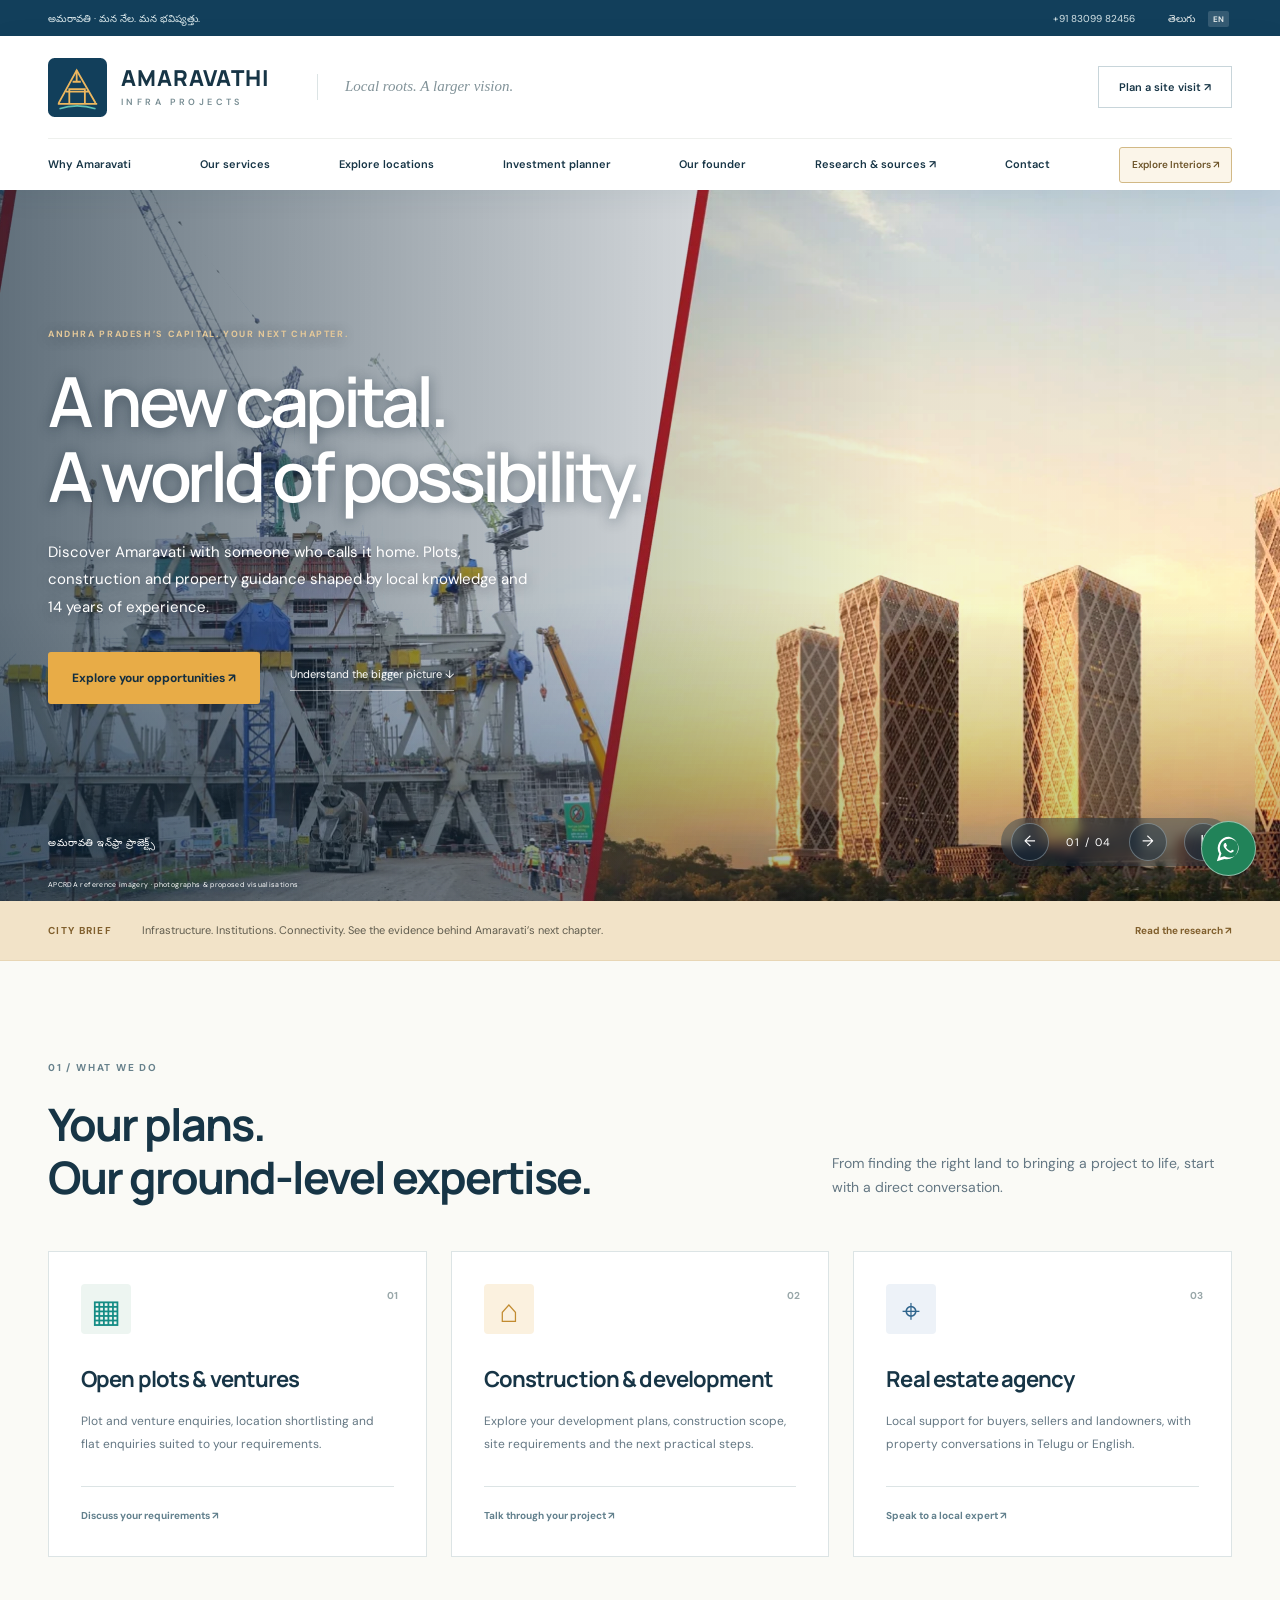
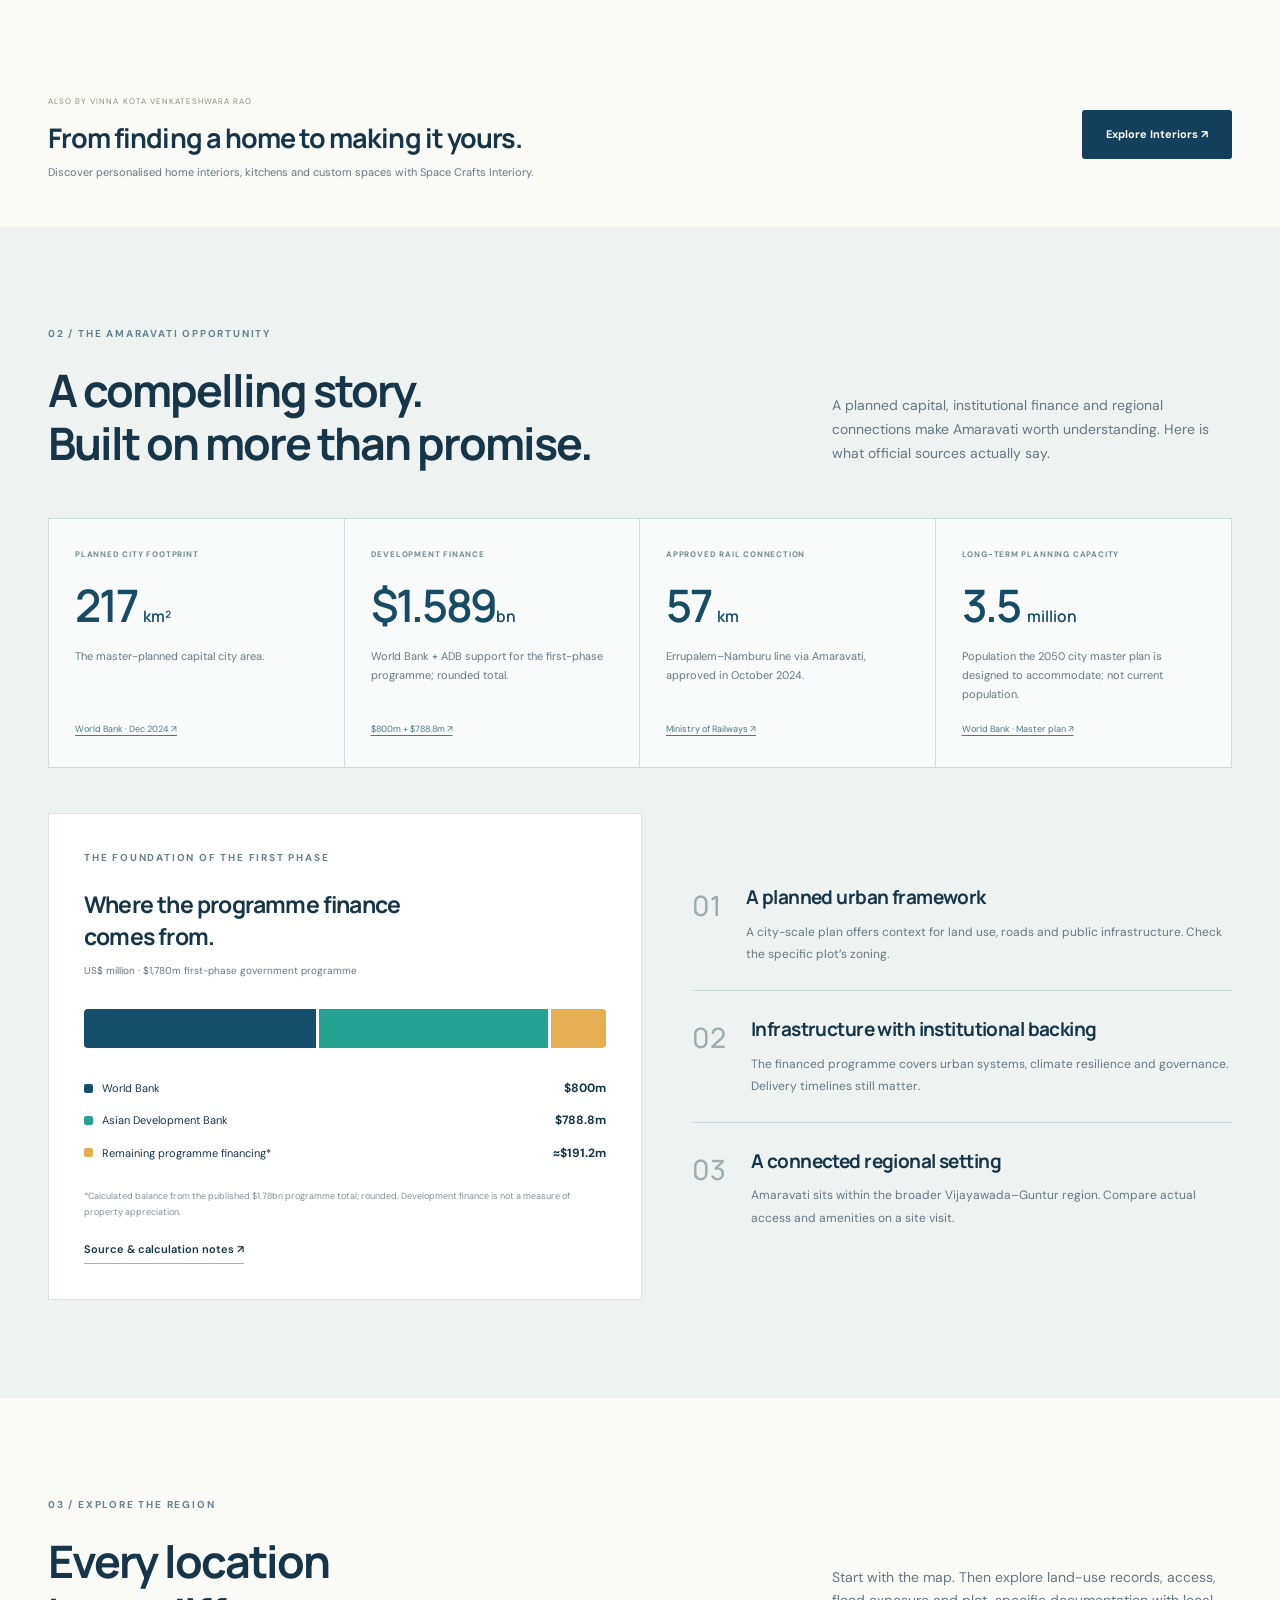
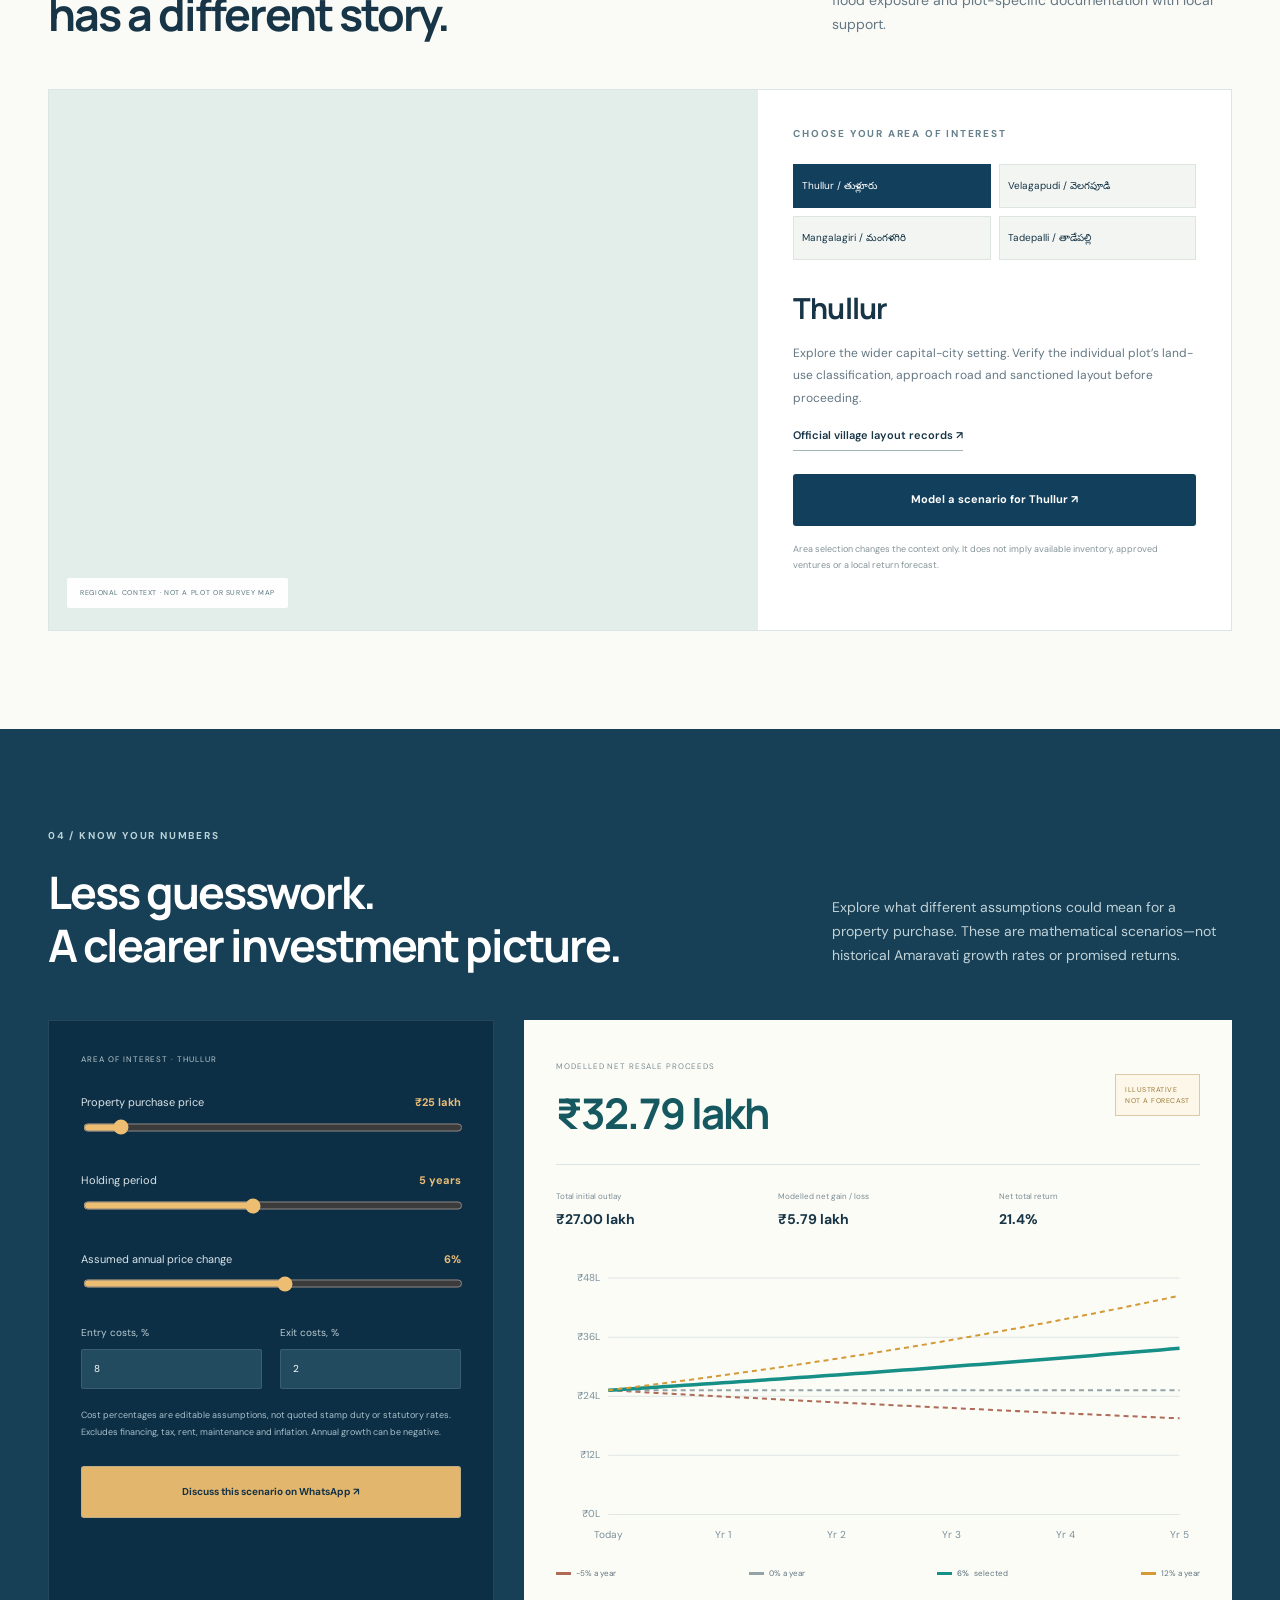
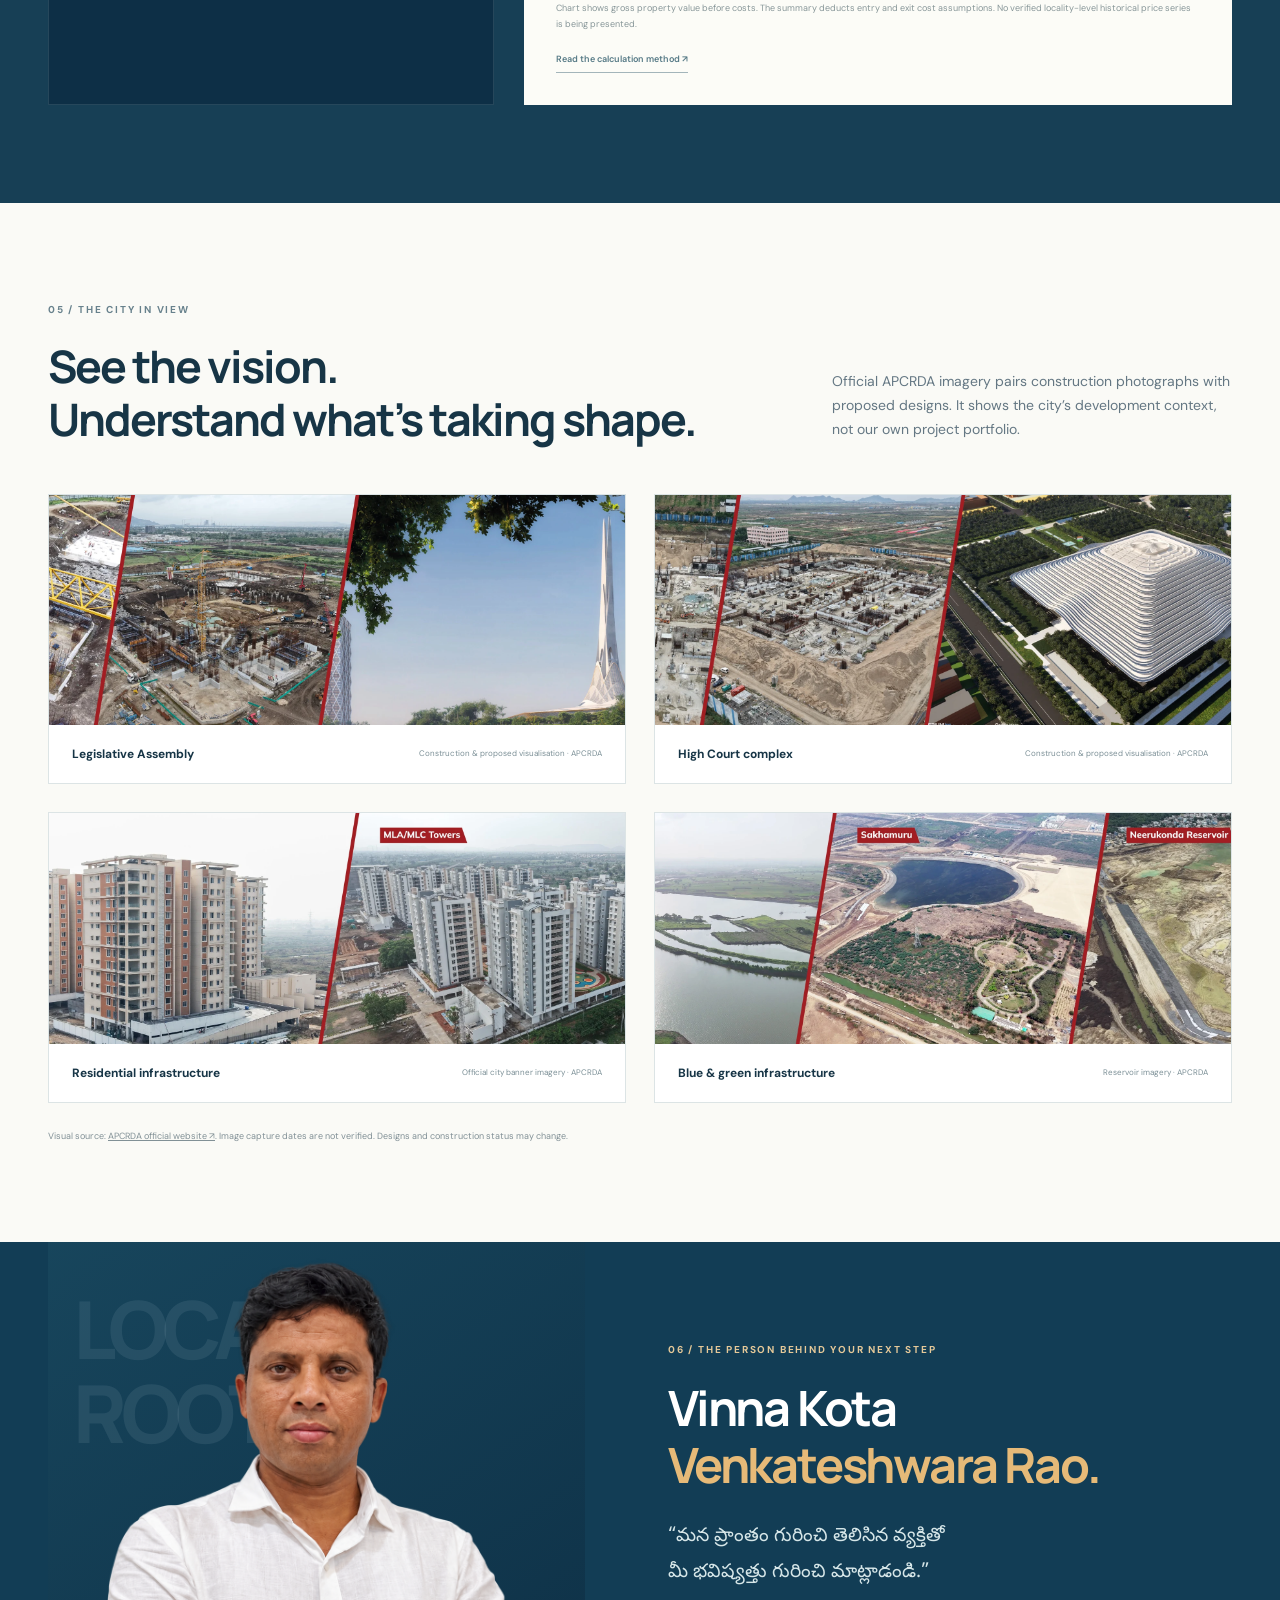
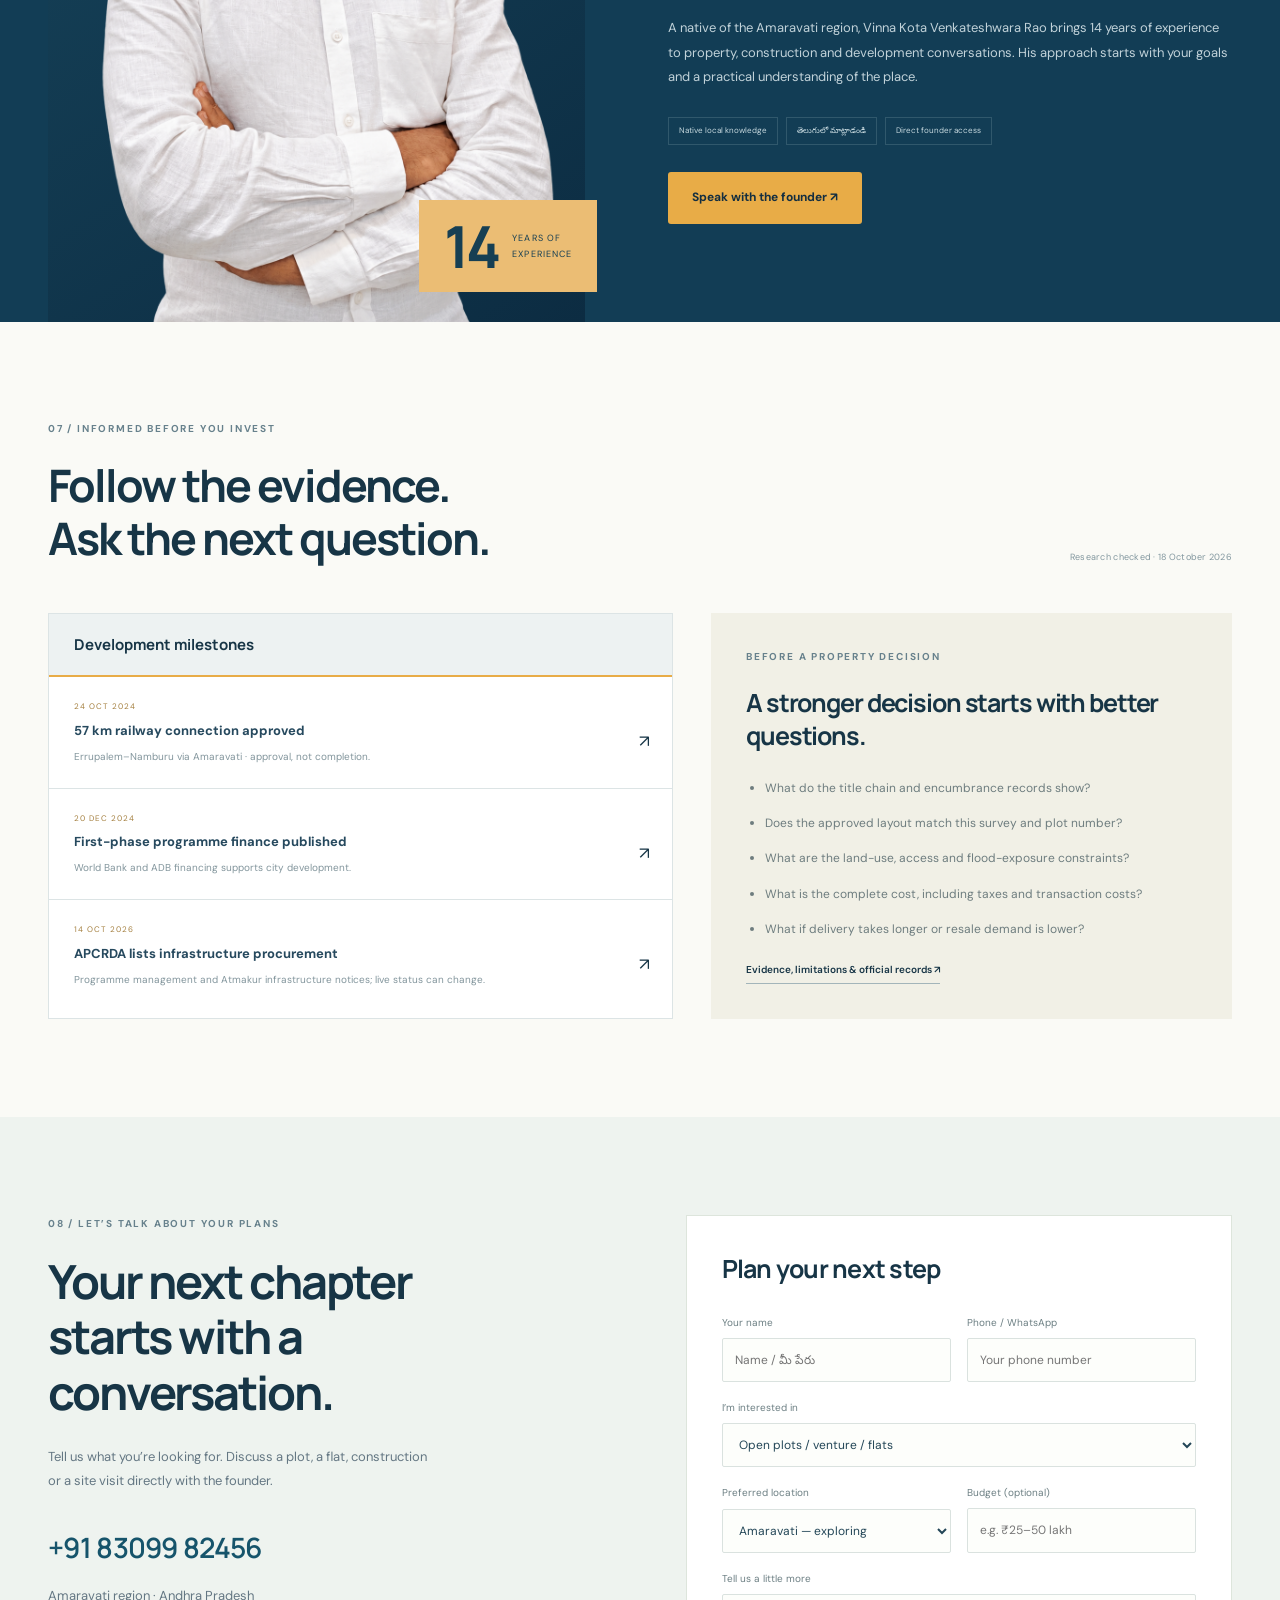
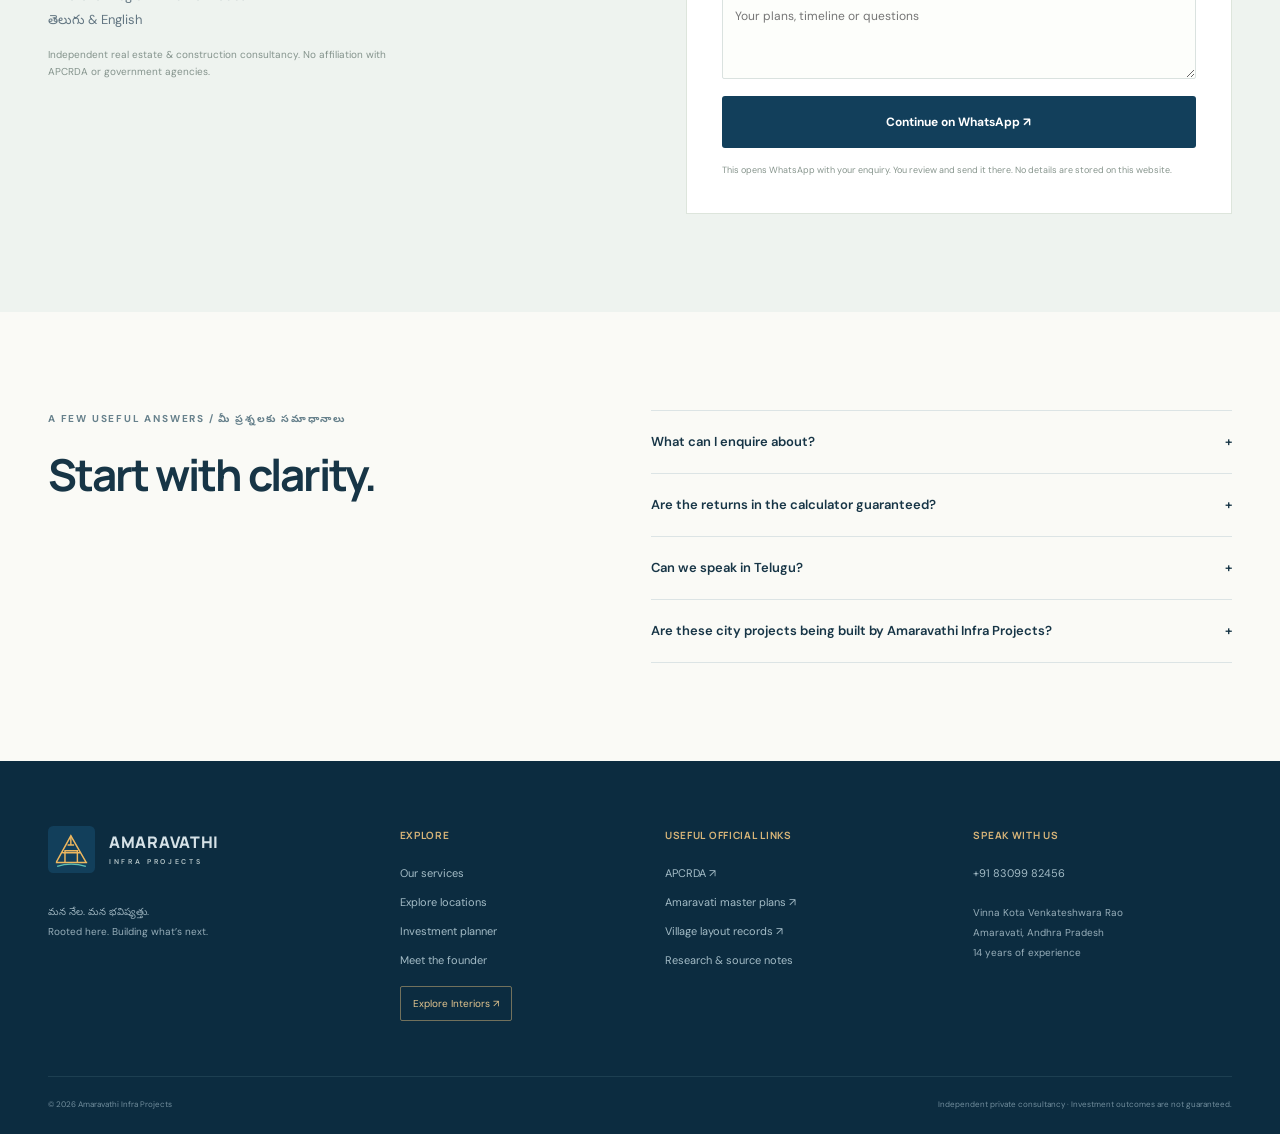
<file: index.html>
<!doctype html><html lang="en"><head><meta charset="utf-8"><meta name="viewport" content="width=device-width,initial-scale=1"><title>Amaravathi Infra Projects | Plots, Real Estate & Construction in Amaravati</title><meta name="description" content="Explore plots, flat enquiries, construction and real estate services in Amaravati, Andhra Pradesh. Founder Vinna Kota Venkateshwara Rao brings 14 years of experience and native local knowledge. Research-backed city insights, location maps and a transparent investment calculator."><meta name="keywords" content="Amaravati plots, Amaravathi real estate, Amaravati construction, Andhra Pradesh property, Thullur plots, Mangalagiri property, Amaravathi Infra Projects, అమరావతి ప్లాట్లు"><meta name="theme-color" content="#123f5b"><meta property="og:type" content="website"><meta property="og:title" content="Amaravathi Infra Projects — Rooted here. Building what’s next."><meta property="og:description" content="Plots, construction and local real estate guidance in Amaravati. Meet Vinna Kota Venkateshwara Rao."><meta name="twitter:card" content="summary_large_image"><link rel="icon" href="assets/logo.svg" type="image/svg+xml"><link rel="preconnect" href="https://fonts.googleapis.com"><link rel="preconnect" href="https://fonts.gstatic.com" crossorigin><link href="https://fonts.googleapis.com/css2?family=DM+Sans:wght@400;500;600;700&family=Manrope:wght@400;500;600;700;800&family=Noto+Sans+Telugu:wght@400;500;600;700&display=swap" rel="stylesheet"><link rel="preload" as="image" href="assets/capital-02.webp"><link rel="stylesheet" href="styles.css"><script src="script.js" defer></script><script type="application/ld+json">{"@context": "https://schema.org", "@graph": [{"@type": "RealEstateAgent", "@id": "https://www.amaravathiinfrraprojects.com/#business", "name": "Amaravathi Infra Projects", "description": "Independent real estate, plots, construction and development services in Amaravati, Andhra Pradesh.", "telephone": "+918309982456", "areaServed": {"@type": "Place", "name": "Amaravati, Andhra Pradesh, India"}, "founder": {"@type": "Person", "name": "Vinna Kota Venkateshwara Rao"}, "knowsLanguage": ["English", "Telugu"], "hasOfferCatalog": {"@type": "OfferCatalog", "name": "Our services", "itemListElement": [{"@type": "OfferCatalog", "name": "Open plots and flat enquiries"}, {"@type": "OfferCatalog", "name": "Construction and development"}, {"@type": "OfferCatalog", "name": "Real estate agency services"}]}, "url": "https://www.amaravathiinfrraprojects.com/", "logo": "https://www.amaravathiinfrraprojects.com/assets/logo.svg"}, {"@type": "FAQPage", "mainEntity": [{"@type": "Question", "name": "What services does Amaravathi Infra Projects provide?", "acceptedAnswer": {"@type": "Answer", "text": "We assist with open plots and venture enquiries, flat enquiries, construction and development, and real estate agency services in Amaravati and Andhra Pradesh."}}, {"@type": "Question", "name": "Are the investment returns shown on this website guaranteed?", "acceptedAnswer": {"@type": "Answer", "text": "No. The calculator shows mathematical scenarios based on assumptions you choose. It is not a record of local price growth, an appraisal or a guarantee."}}, {"@type": "Question", "name": "Can I discuss my requirements in Telugu?", "acceptedAnswer": {"@type": "Answer", "text": "Yes. You can speak with the founder in Telugu or English and arrange a local site visit."}}]}]}</script><link rel="canonical" href="https://www.amaravathiinfrraprojects.com/"><meta property="og:url" content="https://www.amaravathiinfrraprojects.com/"><meta property="og:image" content="https://www.amaravathiinfrraprojects.com/assets/capital-02.webp"></head><body>
<a class="skip" href="#main">Skip to content</a><div class="splash" aria-hidden="true"><img src="assets/logo.svg" alt=""><strong>AMARAVATHI</strong><span>ROOTED HERE. BUILDING WHAT’S NEXT.</span><i></i></div>
<div class="utility"><div class="wrap"><span>అమరావతి · మన నేల. మన భవిష్యత్తు.</span><div><a href="tel:+918309982456">+91 83099 82456</a><button data-language aria-label="Switch website to Telugu">తెలుగు <b>EN</b></button></div></div></div>
<header><div class="wrap identity"><a class="brand" href="index.html" aria-label="Amaravathi Infra Projects home"><img src="assets/logo.svg" width="59" height="59" alt=""><span><strong>AMARAVATHI</strong><small>INFRA PROJECTS</small></span></a><p data-en="Local roots. A larger vision." data-te="స్థానిక అనుబంధం. విశాలమైన దృష్టి.">Local roots. A larger vision.</p><a class="header-cta" href="#contact" data-en="Plan a site visit ↗" data-te="సైట్ సందర్శన కోసం ↗">Plan a site visit ↗</a><button class="menu" aria-label="Open navigation" aria-expanded="false" aria-controls="nav">☰</button></div><nav class="wrap" id="nav" aria-label="Main navigation"><a href="#opportunity" data-en="Why Amaravati" data-te="ఎందుకు అమరావతి">Why Amaravati</a><a href="#services" data-en="Our services" data-te="మా సేవలు">Our services</a><a href="#locations" data-en="Explore locations" data-te="ప్రాంతాలను చూడండి">Explore locations</a><a href="#calculator" data-en="Investment planner" data-te="పెట్టుబడి ప్రణాళిక">Investment planner</a><a href="#founder" data-en="Our founder" data-te="మా వ్యవస్థాపకుడు">Our founder</a><a href="research.html" data-en="Research & sources ↗" data-te="పరిశోధన & మూలాలు ↗">Research & sources ↗</a><a href="#contact" data-en="Contact" data-te="సంప్రదించండి">Contact</a><a class="interiors-nav" href="https://www.spacecraftsinteriory.com/" target="_blank" rel="noopener noreferrer" data-en="Explore Interiors ↗" data-te="ఇంటీరియర్ సేవలు ↗">Explore Interiors ↗</a></nav></header>
<main id="main"><section class="hero" aria-label="Amaravati city and founder carousel" tabindex="0"><div class="hero-slide active"><img src="assets/capital-02.webp" alt="APCRDA banner showing government tower construction and an architectural visualisation" fetchpriority="high"><div class="hero-copy wrap"><span class="eyebrow light" data-en="ANDHRA PRADESH’S CAPITAL. YOUR NEXT CHAPTER." data-te="ఆంధ్రప్రదేశ్ రాజధాని. మీ కొత్త అధ్యాయం.">ANDHRA PRADESH’S CAPITAL. YOUR NEXT CHAPTER.</span><h1 data-en="A new capital.<br>A world of possibility." data-te="కొత్త రాజధాని.<br>కొత్త అవకాశాలు.">A new capital.<br>A world of possibility.</h1><p data-en="Discover Amaravati with someone who calls it home. Plots, construction and property guidance shaped by local knowledge and 14 years of experience." data-te="అమరావతిని సొంత ఊరిగా భావించే వ్యక్తి మార్గదర్శకత్వంలో మీ ప్రయాణం. స్థానిక పరిజ్ఞానం, 14 ఏళ్ల అనుభవంతో ప్లాట్లు, నిర్మాణం మరియు ఆస్తి సేవలు.">Discover Amaravati with someone who calls it home. Plots, construction and property guidance shaped by local knowledge and 14 years of experience.</p><div class="actions"><a class="btn gold" href="#contact" data-en="Explore your opportunities ↗" data-te="మీ అవకాశాలను తెలుసుకోండి ↗">Explore your opportunities ↗</a><a class="hero-link" href="#opportunity" data-en="Understand the bigger picture ↓" data-te="అభివృద్ధి ప్రణాళికలను చూడండి ↓">Understand the bigger picture ↓</a></div></div></div>
<div class="hero-slide"><img src="assets/capital-07.webp" alt="APCRDA Seed Access Road photographs from the official city banner collection" loading="lazy"><div class="hero-copy wrap"><span class="eyebrow light" data-en="CONNECTIONS THAT SHAPE A CITY" data-te="నగర భవిష్యత్తును కలిపే మార్గాలు">CONNECTIONS THAT SHAPE A CITY</span><h2 data-en="Follow the infrastructure.<br>Understand the opportunity." data-te="మౌలిక వసతులను గమనించండి.<br>అవకాశాలను అర్థం చేసుకోండి.">Follow the infrastructure.<br>Understand the opportunity.</h2><p data-en="Roads, utilities and planned rail links are part of the capital’s development story. We help you ask the right questions before choosing a property." data-te="రోడ్లు, మౌలిక వసతులు, ప్రతిపాదిత రైలు మార్గాలు రాజధాని అభివృద్ధిలో భాగాలు. ఆస్తిని ఎంచుకునే ముందు సరైన ప్రశ్నలు అడగడంలో సహకరిస్తాము.">Roads, utilities and planned rail links are part of the capital’s development story. We help you ask the right questions before choosing a property.</p><a class="btn gold" href="#locations" data-en="Explore the region ↗" data-te="ప్రాంతాన్ని చూడండి ↗">Explore the region ↗</a></div></div>
<div class="hero-slide"><img src="assets/capital-09.webp" alt="APCRDA official banner showing educational institutions in the Amaravati region" loading="lazy"><div class="hero-copy wrap"><span class="eyebrow light" data-en="A PLACE TO LIVE. A PLACE TO GROW." data-te="నివసించడానికి. ఎదగడానికి.">A PLACE TO LIVE. A PLACE TO GROW.</span><h2 data-en="Beyond a plot.<br>A place in the future." data-te="కేవలం స్థలం కాదు.<br>భవిష్యత్తులో మీ స్థానం.">Beyond a plot.<br>A place in the future.</h2><p data-en="Look at the whole neighbourhood: education, road access, essential services and the life you want to build." data-te="విద్య, రవాణా, అవసరమైన సేవలు, మీరు నిర్మించాలనుకునే జీవితాన్ని దృష్టిలో ఉంచుకుని నిర్ణయం తీసుకోండి.">Look at the whole neighbourhood: education, road access, essential services and the life you want to build.</p><a class="btn gold" href="#services" data-en="How we can help ↗" data-te="మా సహాయం పొందండి ↗">How we can help ↗</a></div></div>
<div class="hero-slide founder-slide"><img src="assets/capital-03.webp" alt="APCRDA assembly construction imagery and proposed architectural visualisation" loading="lazy"><div class="founder-hero wrap"><div class="founder-hero-info"><span class="eyebrow light" data-en="YOUR LOCAL GUIDE. YOUR LONG-TERM PARTNER." data-te="మీ స్థానిక మార్గదర్శి. మీ దీర్ఘకాల భాగస్వామి.">YOUR LOCAL GUIDE. YOUR LONG-TERM PARTNER.</span><h2>Vinna Kota <br><em>Venkateshwara Rao.</em></h2><p data-en="Amaravati is his native place. With 14 years of experience, he brings a personal understanding of the region to every property conversation." data-te="అమరావతి ఆయన సొంత ప్రాంతం. 14 ఏళ్ల అనుభవంతో ప్రతి ఆస్తి నిర్ణయానికి స్థానిక అవగాహనను అందిస్తున్నారు.">Amaravati is his native place. With 14 years of experience, he brings a personal understanding of the region to every property conversation.</p><a class="btn gold" href="#founder" data-en="Meet the founder ↗" data-te="వ్యవస్థాపకుడిని కలవండి ↗">Meet the founder ↗</a></div><img class="founder-cutout" src="assets/founder.png" alt="Vinna Kota Venkateshwara Rao, founder of Amaravathi Infra Projects"></div></div>
<div class="hero-bottom wrap"><span>అమరావతి ఇన్‌ఫ్రా ప్రాజెక్ట్స్</span><div class="carousel-controls"><button data-prev aria-label="Previous slide">←</button><span data-slide-count aria-live="polite">01 / 04</span><button data-next aria-label="Next slide">→</button><button data-pause aria-label="Pause slideshow" aria-pressed="false">Ⅱ</button></div></div><span class="image-credit">APCRDA reference imagery · photographs & proposed visualisations</span></section>
<div class="update-strip"><div class="wrap"><strong data-en="CITY BRIEF" data-te="నగర సమాచారం">CITY BRIEF</strong><p data-en="Infrastructure. Institutions. Connectivity. See the evidence behind Amaravati’s next chapter." data-te="మౌలిక వసతులు. సంస్థలు. అనుసంధానం. అమరావతి కొత్త అధ్యాయానికి ఆధారాలను తెలుసుకోండి.">Infrastructure. Institutions. Connectivity. See the evidence behind Amaravati’s next chapter.</p><a href="research.html" data-en="Read the research ↗" data-te="పరిశోధనను చదవండి ↗">Read the research ↗</a></div></div>
<section class="section wrap" id="services"><div class="section-head reveal"><div><span class="eyebrow" data-en="01 / WHAT WE DO" data-te="01 / మా సేవలు">01 / WHAT WE DO</span><h2 data-en="Your plans.<br>Our ground-level expertise." data-te="మీ ప్రణాళికలు.<br>మా స్థానిక నైపుణ్యం.">Your plans.<br>Our ground-level expertise.</h2></div><p data-en="From finding the right land to bringing a project to life, start with a direct conversation." data-te="అనువైన స్థలం ఎంపిక నుంచి నిర్మాణం వరకు—మాతో నేరుగా మాట్లాడండి.">From finding the right land to bringing a project to life, start with a direct conversation.</p></div><div class="service-grid"><a class="service-card reveal" href="#contact" data-service="Open plots / venture / flats"><span class="service-icon">▦</span><b>01</b><h3 data-en="Open plots & ventures" data-te="ఓపెన్ ప్లాట్లు & వెంచర్లు">Open plots & ventures</h3><p data-en="Plot and venture enquiries, location shortlisting and flat enquiries suited to your requirements." data-te="మీ అవసరాలకు తగిన ప్లాట్లు, వెంచర్లు, ప్రాంతాల ఎంపిక మరియు ఫ్లాట్ విచారణలు.">Plot and venture enquiries, location shortlisting and flat enquiries suited to your requirements.</p><span class="card-link" data-en="Discuss your requirements ↗" data-te="మీ అవసరాలను చర్చించండి ↗">Discuss your requirements ↗</span></a><a class="service-card reveal" href="#contact" data-service="Construction & development"><span class="service-icon">⌂</span><b>02</b><h3 data-en="Construction & development" data-te="నిర్మాణం & అభివృద్ధి">Construction & development</h3><p data-en="Explore your development plans, construction scope, site requirements and the next practical steps." data-te="మీ అభివృద్ధి ప్రణాళికలు, నిర్మాణ పనులు, సైట్ అవసరాలు, తదుపరి చర్యలను చర్చించండి.">Explore your development plans, construction scope, site requirements and the next practical steps.</p><span class="card-link" data-en="Talk through your project ↗" data-te="మీ ప్రాజెక్ట్ గురించి మాట్లాడండి ↗">Talk through your project ↗</span></a><a class="service-card reveal" href="#contact" data-service="Real estate agency"><span class="service-icon">⌖</span><b>03</b><h3 data-en="Real estate agency" data-te="రియల్ ఎస్టేట్ ఏజెన్సీ">Real estate agency</h3><p data-en="Local support for buyers, sellers and landowners, with property conversations in Telugu or English." data-te="కొనుగోలుదారులు, విక్రేతలు, భూయజమానులకు తెలుగు లేదా ఆంగ్లంలో స్థానిక సహకారం.">Local support for buyers, sellers and landowners, with property conversations in Telugu or English.</p><span class="card-link" data-en="Speak to a local expert ↗" data-te="స్థానిక నిపుణుడితో మాట్లాడండి ↗">Speak to a local expert ↗</span></a></div></section>
<section class="related-interiors wrap" aria-label="Explore our interior design business"><div><span data-en="ALSO BY VINNA KOTA VENKATESHWARA RAO" data-te="విన్న కోట వెంకటేశ్వరరావు గారి మరో సేవ">ALSO BY VINNA KOTA VENKATESHWARA RAO</span><h2 data-en="From finding a home to making it yours." data-te="మీ ఇంటికి మీ ప్రత్యేకతను అందించండి.">From finding a home to making it yours.</h2><p data-en="Discover personalised home interiors, kitchens and custom spaces with Space Crafts Interiory." data-te="స్పేస్ క్రాఫ్ట్స్ ఇంటీరియరీతో మీ ఇంటి ఇంటీరియర్స్, కిచెన్లు మరియు ప్రత్యేక డిజైన్లను తెలుసుకోండి.">Discover personalised home interiors, kitchens and custom spaces with Space Crafts Interiory.</p></div><a class="btn dark" href="https://www.spacecraftsinteriory.com/" target="_blank" rel="noopener noreferrer" data-en="Explore Interiors ↗" data-te="ఇంటీరియర్ సేవలు ↗">Explore Interiors ↗</a></section>
<section class="opportunity section" id="opportunity"><div class="wrap"><div class="section-head reveal"><div><span class="eyebrow" data-en="02 / THE AMARAVATI OPPORTUNITY" data-te="02 / అమరావతి అవకాశాలు">02 / THE AMARAVATI OPPORTUNITY</span><h2 data-en="A compelling story.<br>Built on more than promise." data-te="ఆశలకు మించి.<br>ఆధారాలతో అభివృద్ధి.">A compelling story.<br>Built on more than promise.</h2></div><p data-en="A planned capital, institutional finance and regional connections make Amaravati worth understanding. Here is what official sources actually say." data-te="ప్రణాళికాబద్ధమైన రాజధాని, సంస్థాగత నిధులు, ప్రాంతీయ అనుసంధానం—అధికారిక మూలాలు చెప్పే వివరాలు ఇవే.">A planned capital, institutional finance and regional connections make Amaravati worth understanding. Here is what official sources actually say.</p></div><div class="evidence-grid"><article><span>PLANNED CITY FOOTPRINT</span><strong>217 <small>km²</small></strong><p data-en="The master-planned capital city area." data-te="ప్రణాళికాబద్ధమైన రాజధాని నగర విస్తీర్ణం.">The master-planned capital city area.</p><a href="https://www.worldbank.org/en/brief/2024/12/20/world-bank-support-for-amaravati-as-a-growth-hub-in-andhra-pradesh" target="_blank" rel="noopener">World Bank · Dec 2024 ↗</a></article><article><span>DEVELOPMENT FINANCE</span><strong>$1.589<small>bn</small></strong><p data-en="World Bank + ADB support for the first-phase programme; rounded total." data-te="మొదటి దశకు ప్రపంచ బ్యాంకు + ADB మద్దతు; సుమారు మొత్తం.">World Bank + ADB support for the first-phase programme; rounded total.</p><a href="https://www.worldbank.org/en/brief/2024/12/20/world-bank-support-for-amaravati-as-a-growth-hub-in-andhra-pradesh" target="_blank" rel="noopener">$800m + $788.8m ↗</a></article><article><span>APPROVED RAIL CONNECTION</span><strong>57 <small>km</small></strong><p data-en="Errupalem–Namburu line via Amaravati, approved in October 2024." data-te="అమరావతి మీదుగా ఎర్రుపాలెం–నంబూరు రైలు మార్గం; అక్టోబర్ 2024లో ఆమోదం.">Errupalem–Namburu line via Amaravati, approved in October 2024.</p><a href="https://www.pib.gov.in/PressReleasePage.aspx?PRID=2067967&lang=2&reg=48" target="_blank" rel="noopener">Ministry of Railways ↗</a></article><article><span>LONG-TERM PLANNING CAPACITY</span><strong>3.5 <small>million</small></strong><p data-en="Population the 2050 city master plan is designed to accommodate; not current population." data-te="2050 ప్రణాళికలో ఉద్దేశించిన జనాభా సామర్థ్యం; ఇది ప్రస్తుత జనాభా కాదు.">Population the 2050 city master plan is designed to accommodate; not current population.</p><a href="https://www.worldbank.org/en/news/press-release/2024/12/20/world-bank-supports-inclusive-and-sustainable-development-of-amaravati-city" target="_blank" rel="noopener">World Bank · Master plan ↗</a></article></div>
<div class="funding-grid"><div class="funding-panel reveal"><span class="eyebrow" data-en="THE FOUNDATION OF THE FIRST PHASE" data-te="మొదటి దశ అభివృద్ధికి పునాది">THE FOUNDATION OF THE FIRST PHASE</span><h3 data-en="Where the programme finance comes from." data-te="అభివృద్ధి నిధుల మూలాలు.">Where the programme finance comes from.</h3><p>US$ million · $1,780m first-phase government programme</p><div class="finance-bar" role="img" aria-label="World Bank 800 million dollars, ADB 788.8 million dollars, remaining programme financing approximately 191.2 million dollars"><i style="--part:44.94%;--color:#154f6c"></i><i style="--part:44.31%;--color:#25a392"></i><i style="--part:10.75%;--color:#e5ae52"></i></div><div class="finance-legend"><div><i></i><span>World Bank</span><b>$800m</b></div><div><i></i><span>Asian Development Bank</span><b>$788.8m</b></div><div><i></i><span>Remaining programme financing*</span><b>≈$191.2m</b></div></div><small>*Calculated balance from the published $1.78bn programme total; rounded. Development finance is not a measure of property appreciation.</small><a class="text-link" href="research.html#funding">Source & calculation notes ↗</a></div><div class="reasons"><article><span>01</span><div><h3 data-en="A planned urban framework" data-te="ప్రణాళికాబద్ధమైన నగర నిర్మాణం">A planned urban framework</h3><p data-en="A city-scale plan offers context for land use, roads and public infrastructure. Check the specific plot’s zoning." data-te="భూ వినియోగం, రోడ్లు, మౌలిక వసతులకు నగర ప్రణాళిక ఆధారం. ప్రతి ప్లాట్ జోనింగ్‌ను విడిగా పరిశీలించాలి.">A city-scale plan offers context for land use, roads and public infrastructure. Check the specific plot’s zoning.</p></div></article><article><span>02</span><div><h3 data-en="Infrastructure with institutional backing" data-te="సంస్థాగత మద్దతుతో మౌలిక వసతులు">Infrastructure with institutional backing</h3><p data-en="The financed programme covers urban systems, climate resilience and governance. Delivery timelines still matter." data-te="నగర వ్యవస్థలు, వాతావరణ స్థితిస్థాపకత, పాలనకు నిధుల మద్దతు ఉంది. అమలు కాలవ్యవధులను పరిశీలించాలి.">The financed programme covers urban systems, climate resilience and governance. Delivery timelines still matter.</p></div></article><article><span>03</span><div><h3 data-en="A connected regional setting" data-te="ప్రాంతీయ అనుసంధానం">A connected regional setting</h3><p data-en="Amaravati sits within the broader Vijayawada–Guntur region. Compare actual access and amenities on a site visit." data-te="అమరావతి విజయవాడ–గుంటూరు ప్రాంతంలో ఉంది. సైట్ సందర్శనలో రవాణా, సౌకర్యాలను పరిశీలించండి.">Amaravati sits within the broader Vijayawada–Guntur region. Compare actual access and amenities on a site visit.</p></div></article></div></div></div></section>
<section class="section wrap" id="locations"><div class="section-head reveal"><div><span class="eyebrow" data-en="03 / EXPLORE THE REGION" data-te="03 / ప్రాంతాన్ని తెలుసుకోండి">03 / EXPLORE THE REGION</span><h2 data-en="Every location<br>has a different story." data-te="ప్రతి ప్రాంతానికీ<br>ఒక ప్రత్యేకత.">Every location<br>has a different story.</h2></div><p data-en="Start with the map. Then explore land-use records, access, flood exposure and plot-specific documentation with local support." data-te="మ్యాప్‌తో ప్రారంభించండి. తరువాత భూ వినియోగం, రవాణా, వరద ప్రభావం, ఆస్తి పత్రాలను పరిశీలించండి.">Start with the map. Then explore land-use records, access, flood exposure and plot-specific documentation with local support.</p></div><div class="location-grid"><div class="geo-map"><iframe id="region-map" title="OpenStreetMap regional map of Amaravati, Vijayawada and Guntur" loading="lazy" src="https://www.openstreetmap.org/export/embed.html?bbox=80.29%2C16.30%2C80.78%2C16.69&amp;layer=mapnik"></iframe><div class="map-caption">REGIONAL CONTEXT · NOT A PLOT OR SURVEY MAP</div></div><div class="location-info"><span class="eyebrow" data-en="CHOOSE YOUR AREA OF INTEREST" data-te="మీకు ఆసక్తి ఉన్న ప్రాంతం">CHOOSE YOUR AREA OF INTEREST</span><div class="locality-tabs" role="group" aria-label="Areas of interest"><button data-area="thullur" aria-pressed="true">Thullur / తుళ్లూరు</button><button data-area="velagapudi" aria-pressed="false">Velagapudi / వెలగపూడి</button><button data-area="mangalagiri" aria-pressed="false">Mangalagiri / మంగళగిరి</button><button data-area="tadepalli" aria-pressed="false">Tadepalli / తాడేపల్లి</button></div><h3 data-area-title>Thullur</h3><p data-area-note>Explore the wider capital-city setting. Verify the individual plot’s land-use classification, approach road and sanctioned layout before proceeding.</p><a href="https://crda.ap.gov.in/apcrdav2/views/crdalpslayouts.aspx" class="text-link" target="_blank" rel="noopener">Official village layout records ↗</a><a class="btn dark" href="#calculator" data-area-plan>Model a scenario for Thullur ↗</a><small>Area selection changes the context only. It does not imply available inventory, approved ventures or a local return forecast.</small></div></div></section>
<section class="section planner" id="calculator"><div class="wrap"><div class="section-head"><div><span class="eyebrow" data-en="04 / KNOW YOUR NUMBERS" data-te="04 / మీ లెక్కలు తెలుసుకోండి">04 / KNOW YOUR NUMBERS</span><h2 data-en="Less guesswork.<br>A clearer investment picture." data-te="ఊహలకు బదులుగా.<br>స్పష్టమైన పెట్టుబడి ప్రణాళిక.">Less guesswork.<br>A clearer investment picture.</h2></div><p data-en="Explore what different assumptions could mean for a property purchase. These are mathematical scenarios—not historical Amaravati growth rates or promised returns." data-te="వేర్వేరు ఊహలతో ఆస్తి కొనుగోలు లెక్కలను పరిశీలించండి. ఇవి గణిత ఉదాహరణలు మాత్రమే—అమరావతి వాస్తవ వృద్ధి రేట్లు లేదా హామీ రాబడులు కావు.">Explore what different assumptions could mean for a property purchase. These are mathematical scenarios—not historical Amaravati growth rates or promised returns.</p></div><div class="planner-grid"><form class="planner-controls" onsubmit="return false"><span class="context-label" data-plan-area>AREA OF INTEREST · THULLUR</span><label for="investment">Property purchase price <output for="investment" data-budget-label>₹25 lakh</output></label><input id="investment" type="range" min="5" max="250" step="5" value="25"><label for="years">Holding period <output for="years" data-years-label>5 years</output></label><input id="years" type="range" min="1" max="10" value="5"><label for="growth">Assumed annual price change <output for="growth" data-growth-label>6%</output></label><input id="growth" type="range" min="-10" max="20" value="6"><div class="cost-fields"><label>Entry costs, %<input id="entry-cost" type="number" value="8" min="0" max="30" step="0.5"></label><label>Exit costs, %<input id="exit-cost" type="number" value="2" min="0" max="20" step="0.5"></label></div><small>Cost percentages are editable assumptions, not quoted stamp duty or statutory rates. Excludes financing, tax, rent, maintenance and inflation. Annual growth can be negative.</small><button class="btn dark" type="button" data-share-scenario>Discuss this scenario on WhatsApp ↗</button></form><div class="planner-result"><div class="result-top"><div><span>MODELLED NET RESALE PROCEEDS</span><strong data-resale>₹32.79 lakh</strong></div><div class="result-badge">ILLUSTRATIVE<br>NOT A FORECAST</div></div><div class="result-numbers"><div><span>Total initial outlay</span><b data-outlay>₹27.00 lakh</b></div><div><span>Modelled net gain / loss</span><b data-gain>₹5.79 lakh</b></div><div><span>Net total return</span><b data-roi>21.4%</b></div></div><svg class="growth-chart" viewBox="0 0 640 295" role="img" aria-label="Illustrative property value scenarios, using assumed annual changes of minus 5, zero, selected rate and 12 percent"><g data-chart-grid></g><g data-chart-paths></g><g data-chart-labels></g></svg><div class="chart-legend"><span><i style="background:#ae6b58"></i>−5% a year</span><span><i style="background:#94a3a8"></i>0% a year</span><span><i style="background:#168f87"></i><b data-selected-rate>6%</b> selected</span><span><i style="background:#d49a38"></i>12% a year</span></div><p class="chart-note">Chart shows gross property value before costs. The summary deducts entry and exit cost assumptions. No verified locality-level historical price series is being presented.</p><a class="text-link" href="research.html#method">Read the calculation method ↗</a></div></div></div></section>
<section class="section wrap" id="city"><div class="section-head reveal"><div><span class="eyebrow" data-en="05 / THE CITY IN VIEW" data-te="05 / నగర దృశ్యాలు">05 / THE CITY IN VIEW</span><h2 data-en="See the vision.<br>Understand what’s taking shape." data-te="ప్రణాళికను చూడండి.<br>అభివృద్ధిని అర్థం చేసుకోండి.">See the vision.<br>Understand what’s taking shape.</h2></div><p data-en="Official APCRDA imagery pairs construction photographs with proposed designs. It shows the city’s development context, not our own project portfolio." data-te="అధికారిక APCRDA చిత్రాల్లో నిర్మాణ ఫోటోలు, ప్రతిపాదిత నమూనాలు ఉన్నాయి. ఇవి నగర అభివృద్ధి సమాచారం; మా సొంత ప్రాజెక్టులు కావు.">Official APCRDA imagery pairs construction photographs with proposed designs. It shows the city’s development context, not our own project portfolio.</p></div><div class="city-gallery"><figure><img src="assets/capital-03.webp" alt="APCRDA Assembly construction and proposed tower design" loading="lazy"><figcaption><b>Legislative Assembly</b><span>Construction & proposed visualisation · APCRDA</span></figcaption></figure><figure><img src="assets/capital-04.webp" alt="APCRDA High Court construction and proposed complex" loading="lazy"><figcaption><b>High Court complex</b><span>Construction & proposed visualisation · APCRDA</span></figcaption></figure><figure><img src="assets/capital-05.webp" alt="APCRDA photographs of residential towers for public representatives and officers" loading="lazy"><figcaption><b>Residential infrastructure</b><span>Official city banner imagery · APCRDA</span></figcaption></figure><figure><img src="assets/capital-08.webp" alt="APCRDA imagery of reservoirs in the Amaravati region" loading="lazy"><figcaption><b>Blue & green infrastructure</b><span>Reservoir imagery · APCRDA</span></figcaption></figure></div><p class="source-note">Visual source: <a href="https://crda.ap.gov.in/APCRDAV2/views/Home.aspx" target="_blank" rel="noopener">APCRDA official website ↗</a>. Image capture dates are not verified. Designs and construction status may change.</p></section>
<section class="founder-section" id="founder"><div class="wrap founder-grid"><div class="founder-visual"><span class="founder-watermark">LOCAL<br>ROOTS.</span><img src="assets/founder.png" alt="Vinna Kota Venkateshwara Rao" loading="lazy"><div class="experience"><strong>14</strong><span>YEARS OF<br>EXPERIENCE</span></div></div><div class="founder-copy"><span class="eyebrow light" data-en="06 / THE PERSON BEHIND YOUR NEXT STEP" data-te="06 / మీ ప్రయాణానికి మార్గదర్శి">06 / THE PERSON BEHIND YOUR NEXT STEP</span><h2>Vinna Kota <br><em>Venkateshwara Rao.</em></h2><p class="telugu-quote">“మన ప్రాంతం గురించి తెలిసిన వ్యక్తితో<br>మీ భవిష్యత్తు గురించి మాట్లాడండి.”</p><p data-en="A native of the Amaravati region, Vinna Kota Venkateshwara Rao brings 14 years of experience to property, construction and development conversations. His approach starts with your goals and a practical understanding of the place." data-te="అమరావతి ప్రాంతానికి చెందిన విన్న కోట వెంకటేశ్వరరావు గారు ఆస్తులు, నిర్మాణం మరియు అభివృద్ధి రంగాల్లో 14 ఏళ్ల అనుభవాన్ని అందిస్తున్నారు. మీ అవసరాలు, స్థానిక పరిస్థితుల అవగాహనతో ఆయన మార్గదర్శకత్వం ప్రారంభమవుతుంది.">A native of the Amaravati region, Vinna Kota Venkateshwara Rao brings 14 years of experience to property, construction and development conversations. His approach starts with your goals and a practical understanding of the place.</p><div class="founder-pills"><span>Native local knowledge</span><span>తెలుగులో మాట్లాడండి</span><span>Direct founder access</span></div><a class="btn gold" href="https://wa.me/918309982456?text=Hello%20Vinna%20Kota%20Venkateshwara%20Rao%2C%20I%27d%20like%20to%20discuss%20a%20property%20in%20Amaravati." target="_blank" rel="noopener" data-en="Speak with the founder ↗" data-te="వ్యవస్థాపకుడితో మాట్లాడండి ↗">Speak with the founder ↗</a></div></div></section>
<section class="section wrap"><div class="section-head"><div><span class="eyebrow" data-en="07 / INFORMED BEFORE YOU INVEST" data-te="07 / నిర్ణయానికి ముందు సమాచారం">07 / INFORMED BEFORE YOU INVEST</span><h2 data-en="Follow the evidence.<br>Ask the next question." data-te="ఆధారాలను పరిశీలించండి.<br>సరైన ప్రశ్నలు అడగండి.">Follow the evidence.<br>Ask the next question.</h2></div><span class="research-date">Research checked · 18 October 2026</span></div><div class="brief-grid"><div class="brief-board"><h3 data-en="Development milestones" data-te="అభివృద్ధి మైలురాళ్లు">Development milestones</h3><a href="https://www.pib.gov.in/PressReleasePage.aspx?PRID=2067967&lang=2&reg=48" target="_blank" rel="noopener"><time>24 OCT 2024</time><strong>57 km railway connection approved</strong><span>Errupalem–Namburu via Amaravati · approval, not completion.</span><b>↗</b></a><a href="https://www.worldbank.org/en/brief/2024/12/20/world-bank-support-for-amaravati-as-a-growth-hub-in-andhra-pradesh" target="_blank" rel="noopener"><time>20 DEC 2024</time><strong>First-phase programme finance published</strong><span>World Bank and ADB financing supports city development.</span><b>↗</b></a><a href="https://crda.ap.gov.in/Apcrdav2/views/NotificationsView.aspx" target="_blank" rel="noopener"><time>14 OCT 2026</time><strong>APCRDA lists infrastructure procurement</strong><span>Programme management and Atmakur infrastructure notices; live status can change.</span><b>↗</b></a></div><div class="buyer-check"><span class="eyebrow" data-en="BEFORE A PROPERTY DECISION" data-te="ఆస్తి నిర్ణయానికి ముందు">BEFORE A PROPERTY DECISION</span><h3 data-en="A stronger decision starts with better questions." data-te="సరైన ప్రశ్నలతో మెరుగైన నిర్ణయం.">A stronger decision starts with better questions.</h3><ul><li>What do the title chain and encumbrance records show?</li><li>Does the approved layout match this survey and plot number?</li><li>What are the land-use, access and flood-exposure constraints?</li><li>What is the complete cost, including taxes and transaction costs?</li><li>What if delivery takes longer or resale demand is lower?</li></ul><a class="text-link" href="research.html">Evidence, limitations & official records ↗</a></div></div></section>
<section class="section contact-section" id="contact"><div class="wrap contact-grid"><div><span class="eyebrow" data-en="08 / LET’S TALK ABOUT YOUR PLANS" data-te="08 / మీ ప్రణాళికలు చర్చిద్దాం">08 / LET’S TALK ABOUT YOUR PLANS</span><h2 data-en="Your next chapter<br>starts with a conversation." data-te="మీ కొత్త అధ్యాయం<br>ఒక సంభాషణతో ప్రారంభం.">Your next chapter<br>starts with a conversation.</h2><p data-en="Tell us what you’re looking for. Discuss a plot, a flat, construction or a site visit directly with the founder." data-te="ప్లాట్, ఫ్లాట్, నిర్మాణం లేదా సైట్ సందర్శన గురించి మీ అవసరాలను వ్యవస్థాపకుడితో నేరుగా చర్చించండి.">Tell us what you’re looking for. Discuss a plot, a flat, construction or a site visit directly with the founder.</p><a class="contact-phone" href="tel:+918309982456">+91 83099 82456</a><p>Amaravati region · Andhra Pradesh<br>తెలుగు & English</p><small>Independent real estate & construction consultancy. No affiliation with APCRDA or government agencies.</small></div><form class="contact-form" data-enquiry><h3 data-en="Plan your next step" data-te="మీ తదుపరి అడుగు">Plan your next step</h3><div class="form-row"><label>Your name<input name="Name" required autocomplete="name" placeholder="Name / మీ పేరు"></label><label>Phone / WhatsApp<input name="Phone" required type="tel" inputmode="tel" autocomplete="tel" pattern="[+0-9 ()-]{8,20}" placeholder="Your phone number"></label></div><label>I’m interested in<select name="Service" id="service-choice"><option>Open plots / venture / flats</option><option>Construction & development</option><option>Real estate agency</option><option>Site visit</option></select></label><div class="form-row"><label>Preferred location<select name="Location"><option>Amaravati — exploring</option> <option>Thullur</option><option>Velagapudi</option><option>Mangalagiri</option><option>Tadepalli</option><option>Other in Andhra Pradesh</option></select></label><label>Budget (optional)<input name="Budget" placeholder="e.g. ₹25–50 lakh"></label></div><label>Tell us a little more<textarea name="Message" rows="3" placeholder="Your plans, timeline or questions"></textarea></label><button class="btn dark" type="submit" data-en="Continue on WhatsApp ↗" data-te="WhatsApp లో కొనసాగించండి ↗">Continue on WhatsApp ↗</button><small>This opens WhatsApp with your enquiry. You review and send it there. No details are stored on this website.</small></form></div></section>
<section class="section wrap faq"><div><span class="eyebrow">A FEW USEFUL ANSWERS / మీ ప్రశ్నలకు సమాధానాలు</span><h2 data-en="Start with clarity." data-te="స్పష్టతతో ప్రారంభించండి.">Start with clarity.</h2></div><div><details><summary>What can I enquire about?</summary><p>Open plots and ventures, flat enquiries, construction and development, real estate agency services and a local site visit. Property availability and project approvals are discussed individually.</p></details><details><summary>Are the returns in the calculator guaranteed?</summary><p>No. You choose the growth rate, holding period and costs. The calculator shows a mathematical outcome, not a valuation, historical return, recommendation or guaranteed profit.</p></details><details><summary>Can we speak in Telugu?</summary><p>Yes. You can discuss your requirements in Telugu or English. తెలుగులో నేరుగా మాట్లాడండి.</p></details><details><summary>Are these city projects being built by Amaravathi Infra Projects?</summary><p>No. The city imagery and infrastructure data are attributed to APCRDA and other official sources. They illustrate regional development, not our own completed projects or government affiliation.</p></details></div></section>
</main><footer><div class="wrap footer-grid"><div><a class="brand" href="index.html"><img src="assets/logo.svg" width="55" height="55" alt=""><span><strong>AMARAVATHI</strong><small>INFRA PROJECTS</small></span></a><p>మన నేల. మన భవిష్యత్తు.<br>Rooted here. Building what’s next.</p></div><div><h3>Explore</h3><a href="#services">Our services</a><a href="#locations">Explore locations</a><a href="#calculator">Investment planner</a><a href="#founder">Meet the founder</a><a class="interiors-footer" href="https://www.spacecraftsinteriory.com/" target="_blank" rel="noopener noreferrer">Explore Interiors ↗</a></div><div><h3>Useful official links</h3><a href="https://crda.ap.gov.in/APCRDAV2/views/Home.aspx" target="_blank" rel="noopener">APCRDA ↗</a><a href="https://crda.ap.gov.in/apcrdav2/Views/AmaravatiMasterPlans.aspx" target="_blank" rel="noopener">Amaravati master plans ↗</a><a href="https://crda.ap.gov.in/apcrdav2/views/crdalpslayouts.aspx" target="_blank" rel="noopener">Village layout records ↗</a><a href="research.html">Research & source notes</a></div><div><h3>Speak with us</h3><a href="tel:+918309982456">+91 83099 82456</a><p>Vinna Kota Venkateshwara Rao<br>Amaravati, Andhra Pradesh<br>14 years of experience</p></div></div><div class="wrap footer-bottom"><span>© <span data-year>2026</span> Amaravathi Infra Projects</span><span>Independent private consultancy · Investment outcomes are not guaranteed.</span></div></footer><a class="whatsapp" href="https://wa.me/918309982456?text=Hello%2C%20I%27d%20like%20to%20discuss%20Amaravati%20property%20with%20Amaravathi%20Infra%20Projects." target="_blank" rel="noopener" aria-label="Chat with Amaravathi Infra Projects on WhatsApp"><svg viewBox="0 0 32 32" aria-hidden="true"><path fill="currentColor" d="M16 3a12 12 0 0 0-10.4 18L3 29l8.3-2.4A12 12 0 1 0 16 3Zm0 22a10 10 0 0 1-4.5-1.1l-.4-.2-4.6 1.4 1.5-4.5-.3-.4A10 10 0 1 1 16 25Zm5.5-7.3c-.3-.1-1.7-.8-1.9-.9-.3-.1-.4-.1-.6.2l-.9 1.1c-.2.2-.4.2-.7.1-2-.9-3.4-2.1-4.5-4-.2-.3 0-.5.1-.6l.7-.8c.1-.2.2-.4.1-.6l-.9-2.1c-.2-.5-.4-.4-.6-.4h-.5c-.2 0-.5.1-.7.3-.3.3-.9.9-.9 2.2s1 2.5 1.1 2.7c.2.2 1.9 3 4.6 4.2 2.7 1.2 2.7.8 3.2.7.5 0 1.6-.6 1.8-1.3.2-.6.2-1.2.1-1.3-.1-.1-.3-.2-.6-.3Z"/></svg></a></body></html>
</file>
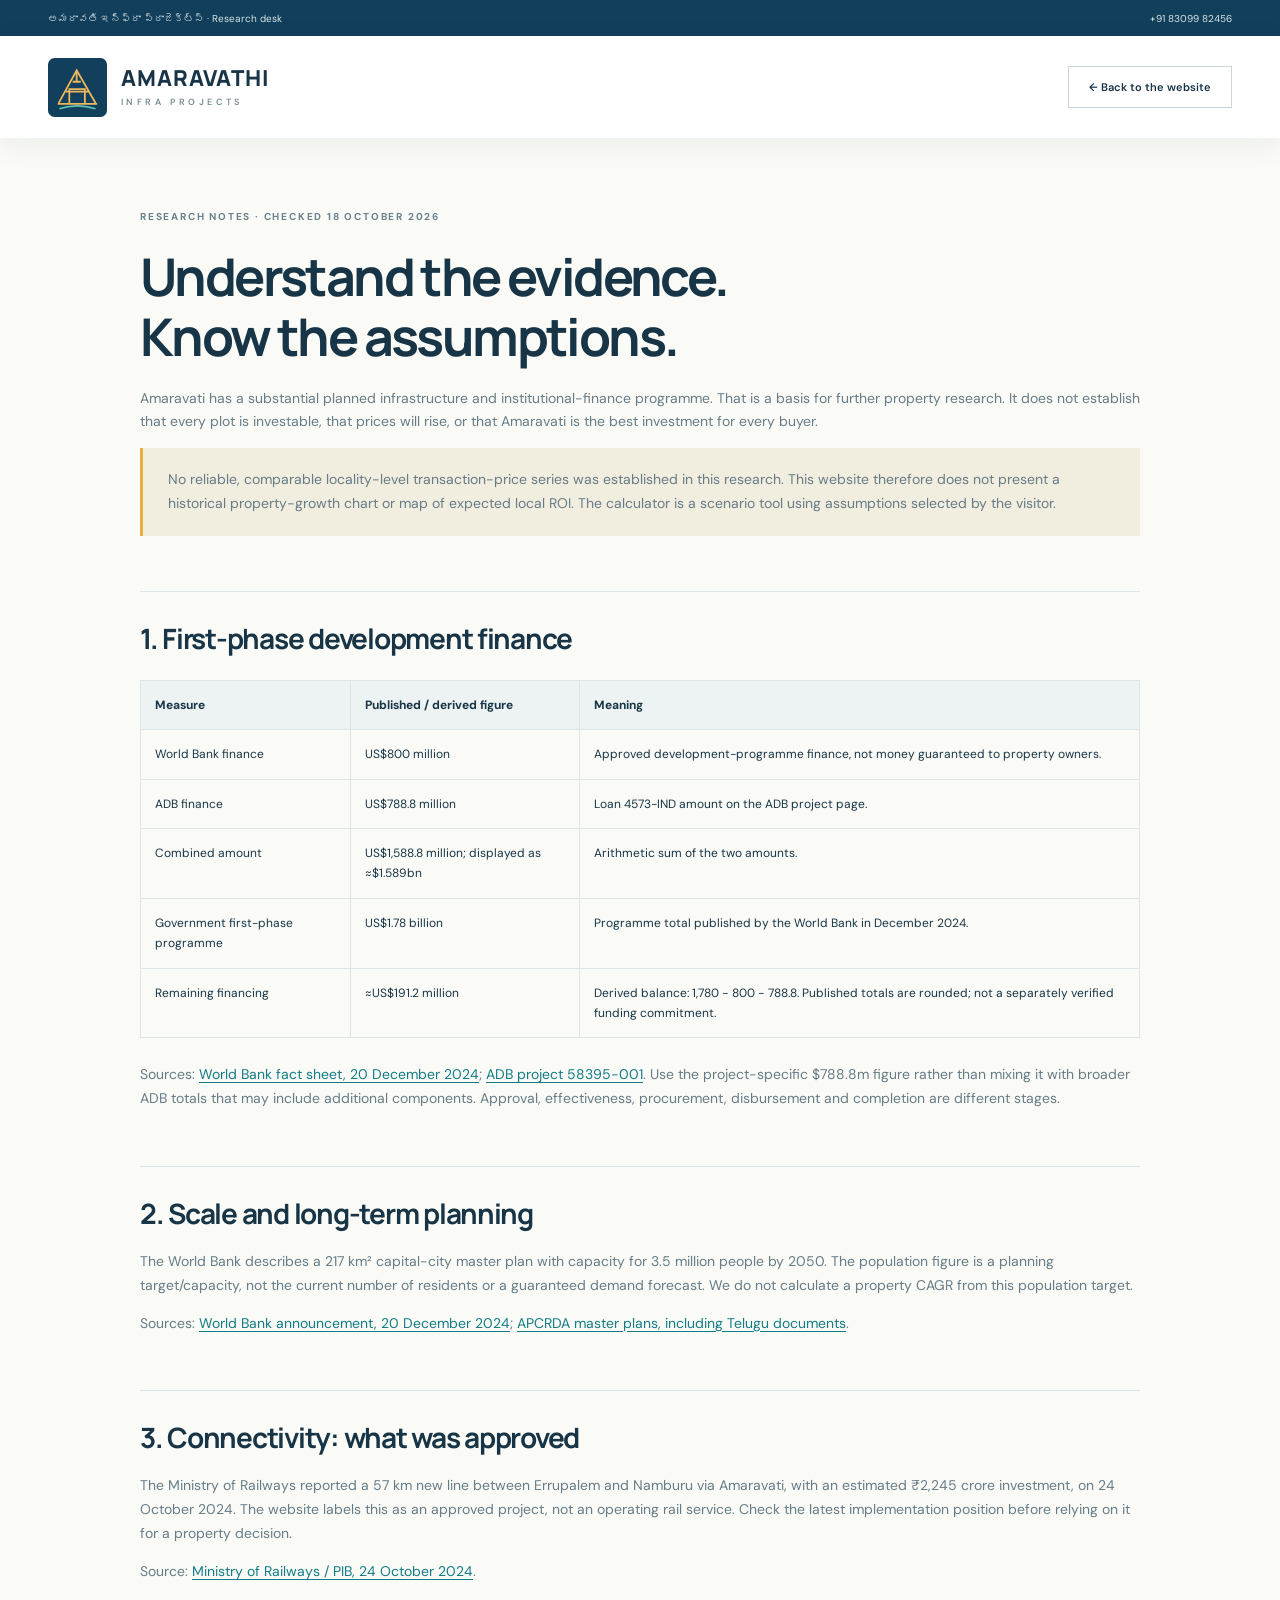
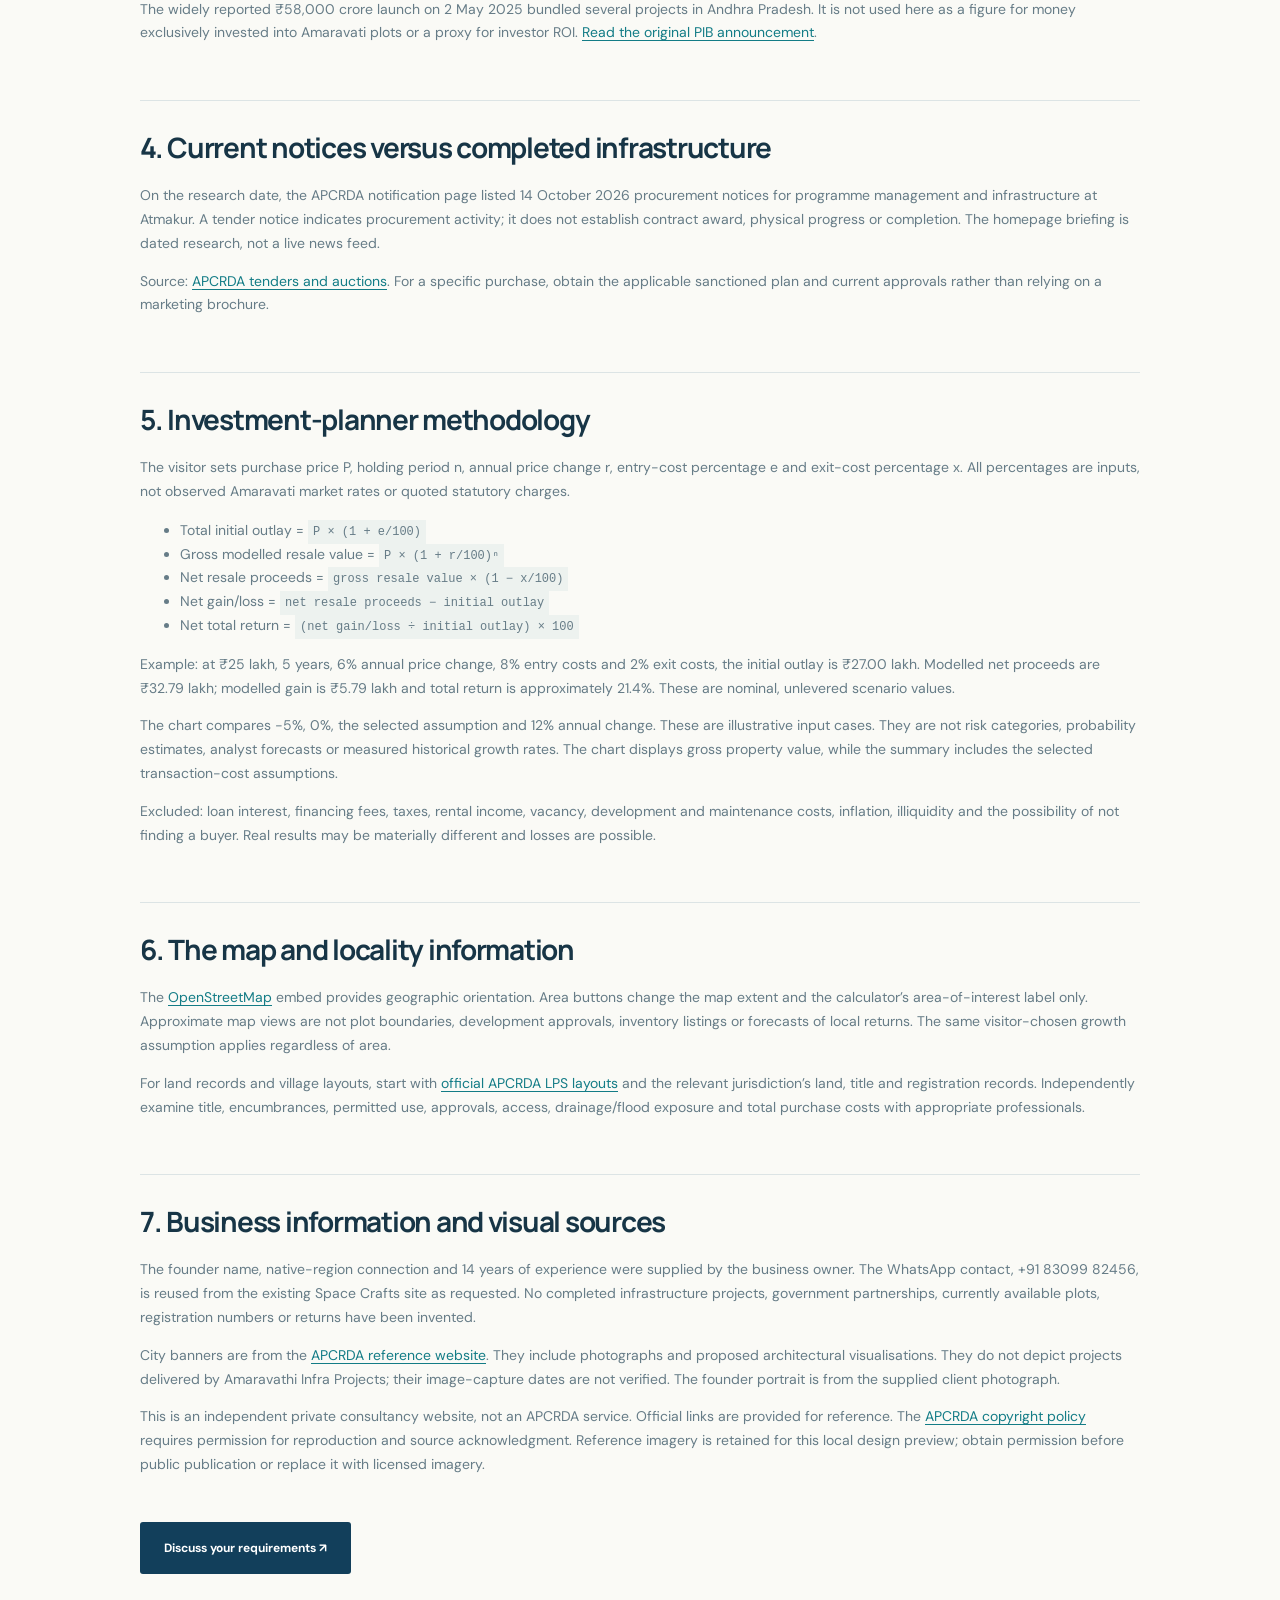
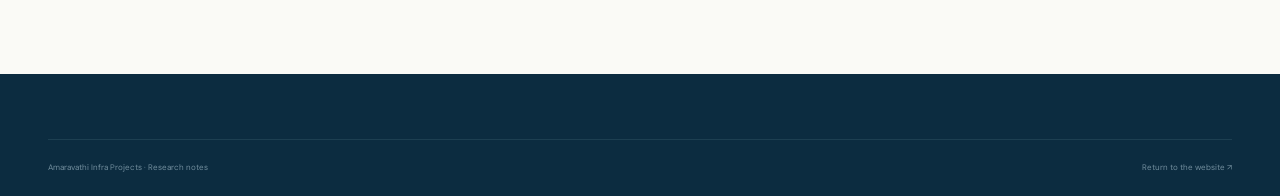
<file: research.html>
<!doctype html><html lang="en"><head><meta charset="utf-8"><meta name="viewport" content="width=device-width,initial-scale=1"><title>Amaravati Investment Research & Sources | Amaravathi Infra Projects</title><meta name="description" content="Official sources behind Amaravati development finance, the city master plan and approved rail connectivity. Understand the investment calculator assumptions and property research limitations."><link rel="icon" href="assets/logo.svg"><link rel="preconnect" href="https://fonts.googleapis.com"><link href="https://fonts.googleapis.com/css2?family=DM+Sans:wght@400;500;600;700&family=Manrope:wght@400;500;600;700;800&display=swap" rel="stylesheet"><link rel="stylesheet" href="styles.css"><link rel="canonical" href="https://www.amaravathiinfrraprojects.com/research.html"><meta property="og:url" content="https://www.amaravathiinfrraprojects.com/research.html"><meta property="og:image" content="https://www.amaravathiinfrraprojects.com/assets/capital-02.webp"></head><body><div class="utility"><div class="wrap"><span>అమరావతి ఇన్‌ఫ్రా ప్రాజెక్ట్స్ · Research desk</span><a href="tel:+918309982456">+91 83099 82456</a></div></div><header><div class="wrap identity"><a class="brand" href="index.html"><img src="assets/logo.svg" alt="" width="59" height="59"><span><strong>AMARAVATHI</strong><small>INFRA PROJECTS</small></span></a><a class="header-cta" href="index.html">← Back to the website</a></div></header><main class="research-document wrap"><span class="eyebrow">RESEARCH NOTES · CHECKED 18 OCTOBER 2026</span><h1>Understand the evidence.<br>Know the assumptions.</h1><p>Amaravati has a substantial planned infrastructure and institutional-finance programme. That is a basis for further property research. It does not establish that every plot is investable, that prices will rise, or that Amaravati is the best investment for every buyer.</p><p class="callout">No reliable, comparable locality-level transaction-price series was established in this research. This website therefore does not present a historical property-growth chart or map of expected local ROI. The calculator is a scenario tool using assumptions selected by the visitor.</p>
<section id="funding"><h2>1. First-phase development finance</h2><table><thead><tr><th>Measure</th><th>Published / derived figure</th><th>Meaning</th></tr></thead><tbody><tr><td>World Bank finance</td><td>US$800 million</td><td>Approved development-programme finance, not money guaranteed to property owners.</td></tr><tr><td>ADB finance</td><td>US$788.8 million</td><td>Loan 4573-IND amount on the ADB project page.</td></tr><tr><td>Combined amount</td><td>US$1,588.8 million; displayed as ≈$1.589bn</td><td>Arithmetic sum of the two amounts.</td></tr><tr><td>Government first-phase programme</td><td>US$1.78 billion</td><td>Programme total published by the World Bank in December 2024.</td></tr><tr><td>Remaining financing</td><td>≈US$191.2 million</td><td>Derived balance: 1,780 − 800 − 788.8. Published totals are rounded; not a separately verified funding commitment.</td></tr></tbody></table><p>Sources: <a href="https://www.worldbank.org/en/brief/2024/12/20/world-bank-support-for-amaravati-as-a-growth-hub-in-andhra-pradesh" target="_blank" rel="noopener">World Bank fact sheet, 20 December 2024</a>; <a href="https://www.adb.org/projects/58395-001/main" target="_blank" rel="noopener">ADB project 58395-001</a>. Use the project-specific $788.8m figure rather than mixing it with broader ADB totals that may include additional components. Approval, effectiveness, procurement, disbursement and completion are different stages.</p></section>
<section><h2>2. Scale and long-term planning</h2><p>The World Bank describes a 217 km² capital-city master plan with capacity for 3.5 million people by 2050. The population figure is a planning target/capacity, not the current number of residents or a guaranteed demand forecast. We do not calculate a property CAGR from this population target.</p><p>Sources: <a href="https://www.worldbank.org/en/news/press-release/2024/12/20/world-bank-supports-inclusive-and-sustainable-development-of-amaravati-city" target="_blank" rel="noopener">World Bank announcement, 20 December 2024</a>; <a href="https://crda.ap.gov.in/apcrdav2/Views/AmaravatiMasterPlans.aspx" target="_blank" rel="noopener">APCRDA master plans, including Telugu documents</a>.</p></section>
<section><h2>3. Connectivity: what was approved</h2><p>The Ministry of Railways reported a 57 km new line between Errupalem and Namburu via Amaravati, with an estimated ₹2,245 crore investment, on 24 October 2024. The website labels this as an approved project, not an operating rail service. Check the latest implementation position before relying on it for a property decision.</p><p>Source: <a href="https://www.pib.gov.in/PressReleasePage.aspx?PRID=2067967&lang=2&reg=48" target="_blank" rel="noopener">Ministry of Railways / PIB, 24 October 2024</a>.</p><p>The widely reported ₹58,000 crore launch on 2 May 2025 bundled several projects in Andhra Pradesh. It is not used here as a figure for money exclusively invested into Amaravati plots or a proxy for investor ROI. <a href="https://www.pib.gov.in/PressReleasePage.aspx?PRID=2126248&lang=2&reg=48" target="_blank" rel="noopener">Read the original PIB announcement</a>.</p></section>
<section><h2>4. Current notices versus completed infrastructure</h2><p>On the research date, the APCRDA notification page listed 14 October 2026 procurement notices for programme management and infrastructure at Atmakur. A tender notice indicates procurement activity; it does not establish contract award, physical progress or completion. The homepage briefing is dated research, not a live news feed.</p><p>Source: <a href="https://crda.ap.gov.in/Apcrdav2/views/NotificationsView.aspx" target="_blank" rel="noopener">APCRDA tenders and auctions</a>. For a specific purchase, obtain the applicable sanctioned plan and current approvals rather than relying on a marketing brochure.</p></section>
<section id="method"><h2>5. Investment-planner methodology</h2><p>The visitor sets purchase price P, holding period n, annual price change r, entry-cost percentage e and exit-cost percentage x. All percentages are inputs, not observed Amaravati market rates or quoted statutory charges.</p><ul><li>Total initial outlay = <code>P × (1 + e/100)</code></li><li>Gross modelled resale value = <code>P × (1 + r/100)ⁿ</code></li><li>Net resale proceeds = <code>gross resale value × (1 − x/100)</code></li><li>Net gain/loss = <code>net resale proceeds − initial outlay</code></li><li>Net total return = <code>(net gain/loss ÷ initial outlay) × 100</code></li></ul><p>Example: at ₹25 lakh, 5 years, 6% annual price change, 8% entry costs and 2% exit costs, the initial outlay is ₹27.00 lakh. Modelled net proceeds are ₹32.79 lakh; modelled gain is ₹5.79 lakh and total return is approximately 21.4%. These are nominal, unlevered scenario values.</p><p>The chart compares −5%, 0%, the selected assumption and 12% annual change. These are illustrative input cases. They are not risk categories, probability estimates, analyst forecasts or measured historical growth rates. The chart displays gross property value, while the summary includes the selected transaction-cost assumptions.</p><p>Excluded: loan interest, financing fees, taxes, rental income, vacancy, development and maintenance costs, inflation, illiquidity and the possibility of not finding a buyer. Real results may be materially different and losses are possible.</p></section>
<section><h2>6. The map and locality information</h2><p>The <a href="https://www.openstreetmap.org/copyright" target="_blank" rel="noopener">OpenStreetMap</a> embed provides geographic orientation. Area buttons change the map extent and the calculator’s area-of-interest label only. Approximate map views are not plot boundaries, development approvals, inventory listings or forecasts of local returns. The same visitor-chosen growth assumption applies regardless of area.</p><p>For land records and village layouts, start with <a href="https://crda.ap.gov.in/apcrdav2/views/crdalpslayouts.aspx" target="_blank" rel="noopener">official APCRDA LPS layouts</a> and the relevant jurisdiction’s land, title and registration records. Independently examine title, encumbrances, permitted use, approvals, access, drainage/flood exposure and total purchase costs with appropriate professionals.</p></section>
<section><h2>7. Business information and visual sources</h2><p>The founder name, native-region connection and 14 years of experience were supplied by the business owner. The WhatsApp contact, +91 83099 82456, is reused from the existing Space Crafts site as requested. No completed infrastructure projects, government partnerships, currently available plots, registration numbers or returns have been invented.</p><p>City banners are from the <a href="https://crda.ap.gov.in/APCRDAV2/views/Home.aspx" target="_blank" rel="noopener">APCRDA reference website</a>. They include photographs and proposed architectural visualisations. They do not depict projects delivered by Amaravathi Infra Projects; their image-capture dates are not verified. The founder portrait is from the supplied client photograph.</p><p>This is an independent private consultancy website, not an APCRDA service. Official links are provided for reference. The <a href="https://crda.ap.gov.in/APCRDAV2/views/copyrightpolicy.aspx" target="_blank" rel="noopener">APCRDA copyright policy</a> requires permission for reproduction and source acknowledgment. Reference imagery is retained for this local design preview; obtain permission before public publication or replace it with licensed imagery.</p></section><p style="margin-top:45px"><a class="btn dark" style="color:white;text-decoration:none" href="index.html#contact">Discuss your requirements ↗</a></p></main><footer><div class="wrap footer-bottom"><span>Amaravathi Infra Projects · Research notes</span><a href="index.html">Return to the website ↗</a></div></footer></body></html>
</file>
<file: styles.css>
:root{--navy:#123f5b;--deep:#0d2d42;--teal:#158c85;--gold:#e8ac47;--paper:#fafaf6;--cream:#f1f2e9;--ink:#173546;--muted:#647783;--line:#dce4e5;--ease:cubic-bezier(.22,1,.36,1)}*{box-sizing:border-box}html{scroll-behavior:smooth;scroll-padding-top:155px}body{margin:0;color:var(--ink);background:var(--paper);font-family:'DM Sans','Noto Sans Telugu',sans-serif;font-size:15px;line-height:1.7}img{display:block;max-width:100%}a{color:inherit;text-decoration:none}button,input,select,textarea{font:inherit}button,a,input,summary{touch-action:manipulation}button{cursor:pointer;color:inherit}button:disabled{cursor:default}button:focus-visible,a:focus-visible,input:focus-visible,textarea:focus-visible,select:focus-visible,summary:focus-visible{outline:3px solid var(--gold);outline-offset:4px}button{border:0}h1,h2,h3,p{margin-top:0}h1,h2,h3{font-family:Manrope,'Noto Sans Telugu',sans-serif}h2{font-size:clamp(34px,3.5vw,54px);line-height:1.18;letter-spacing:-.045em;font-weight:700;margin-bottom:0}h3{line-height:1.4;font-weight:700}p{color:var(--muted)}.wrap{width:min(1300px,calc(100% - 96px));margin-inline:auto}.section{padding:98px 0}.eyebrow{display:block;font-size:10px;letter-spacing:.18em;font-weight:700;color:#67818c;margin-bottom:22px;text-transform:uppercase}.eyebrow.light{color:#e5c999}.section-head{display:flex;justify-content:space-between;align-items:end;gap:70px;margin-bottom:48px}.section-head>p{max-width:400px;font-size:14px;margin-bottom:4px}.btn{display:inline-flex;align-items:center;justify-content:center;gap:20px;min-height:52px;padding:14px 23px;font-size:12px;font-weight:700;border:1px solid transparent;border-radius:3px;transition:transform .3s,background .3s}.btn:hover{transform:translateY(-3px)}.btn.gold{background:var(--gold);color:#132e40}.btn.gold:hover{background:#f3c46f}.btn.dark{background:var(--navy);color:#fff}.btn.dark:hover{background:#0e2b40}.text-link{display:inline-block;border-bottom:1px solid #a3b5ba;padding-bottom:5px;font-size:11px;font-weight:600}.skip{position:fixed;top:-90px;left:20px;z-index:1000;background:var(--navy);color:#fff;padding:12px 20px}.skip:focus{top:10px}.utility{background:var(--navy);color:#d8e6e9;font-size:10px}.utility .wrap{height:36px;display:flex;justify-content:space-between;align-items:center}.utility .wrap>div{display:flex;gap:30px;align-items:center}.utility button{background:none;color:#e3e9e9;padding:3px;font-size:10px}.utility button b{margin-left:10px;background:#ffffff26;border-radius:2px;padding:3px 5px;font-size:8px}header{background:#fff;position:sticky;top:0;z-index:50;box-shadow:0 6px 28px #163f5010}.identity{height:102px;display:flex;align-items:center;gap:32px}.brand{display:inline-flex;align-items:center;gap:14px;line-height:1.15;flex-shrink:0}.brand img{width:59px;height:59px}.brand span{display:grid;gap:8px}.brand strong{font:800 22px/1 Manrope,sans-serif;letter-spacing:.045em}.brand small{font-size:9px;letter-spacing:.38em;font-weight:600;color:#788d93}.identity>p{font-family:Georgia,serif;font-style:italic;color:#829399;font-size:15px;margin:0 0 0 15px;padding-left:27px;border-left:1px solid var(--line)}.header-cta{margin-left:auto;border:1px solid #c8d5da;padding:11px 20px;font-size:11px;font-weight:600}.menu{display:none;margin-left:auto;background:none;font-size:25px}nav.wrap{display:flex;align-items:center;justify-content:space-between;gap:20px;height:51px;border-top:1px solid #eef0ed}nav a{height:100%;display:flex;align-items:center;font-size:11px;font-weight:600;position:relative}nav a::after{content:'';position:absolute;height:3px;left:0;right:100%;bottom:0;background:var(--gold);transition:right .25s}nav a:hover::after{right:0}
.hero{position:relative;height:calc(100svh - 189px);min-height:610px;max-height:900px;background:var(--deep);color:#fff;isolation:isolate;overflow:hidden}.hero-slide{position:absolute;inset:0;opacity:0;visibility:hidden;transition:opacity .9s ease,visibility .9s ease;overflow:hidden}.hero-slide.active{opacity:1;visibility:visible;z-index:1}.hero-slide>img{position:absolute;inset:0;width:100%;height:100%;object-fit:cover;object-position:center}.hero-slide::after{content:'';position:absolute;inset:0;background:linear-gradient(90deg,#0b2a43f2 0%,#0b2a43b5 40%,#0b2a4320 85%),linear-gradient(0deg,#0b2a4360,transparent 60%)}.hero-slide.active>img{animation:cityDrift 7.2s ease-out both}.hero-copy{position:relative;z-index:2;height:100%;display:flex;flex-direction:column;justify-content:center;padding-bottom:60px;align-items:flex-start}.hero h1,.hero h2{font-size:clamp(48px,5.4vw,84px);line-height:1.08;letter-spacing:-.06em;margin-bottom:25px;font-weight:600;max-width:850px;color:#fff}.hero-copy>p{color:#dae5e9e6;max-width:490px;font-size:15px;line-height:1.85;margin-bottom:30px}.hero .eyebrow{font-size:9px;letter-spacing:.18em}.actions{display:flex;gap:30px;align-items:center}.hero-link{font-size:11px;border-bottom:1px solid #ffffff80;padding-bottom:6px}.hero-bottom{position:absolute;bottom:35px;left:0;right:0;z-index:5;display:flex;justify-content:space-between;align-items:center;pointer-events:none}.hero-bottom>span{font-size:10px;letter-spacing:.05em;color:#d7e3e7}.carousel-controls{display:flex;align-items:center;gap:17px;pointer-events:auto}.carousel-controls button{width:38px;height:38px;border:1px solid #c9dce160;border-radius:50%;background:#0b2a4360;color:#fff;transition:background .3s}.carousel-controls button:hover{background:#e8ac47;color:#123f5b}.carousel-controls span{font-size:11px;letter-spacing:.14em}.image-credit{position:absolute;bottom:10px;left:48px;z-index:5;color:#e0e7e8b0;font-size:7px;letter-spacing:.05em}.founder-hero{position:relative;z-index:2;height:100%;display:grid;grid-template-columns:1.2fr 1fr;align-items:center}.founder-hero-info{padding-bottom:70px}.founder-hero h2{font-size:clamp(44px,4.7vw,70px);max-width:750px}.founder-hero h2 em{font-style:normal;color:#e7bb76}.founder-hero p{max-width:530px;color:#d5e2e8;font-size:14px}.founder-hero .founder-cutout{position:absolute;right:-2%;bottom:0;width:46%;height:94%;object-fit:contain;object-position:center bottom;filter:drop-shadow(15px 15px 25px #071d3330)}.founder-slide::after{background:linear-gradient(90deg,#10314af2,#10314aab 55%,#10314a40)}@keyframes cityDrift{from{transform:scale(1.045)}to{transform:scale(1)}}.update-strip{background:#f2e3c8;border-bottom:1px solid #e8d6b5}.update-strip .wrap{display:flex;gap:30px;align-items:center;padding-block:20px}.update-strip strong{font-size:10px;letter-spacing:.13em;flex-shrink:0;color:#805f2d}.update-strip p{font-size:11px;margin:0;color:#605c4e}.update-strip a{margin-left:auto;white-space:nowrap;font-size:10px;font-weight:700;color:#805f2d}
.service-grid{display:grid;grid-template-columns:repeat(3,1fr);gap:24px}.service-card{border:1px solid var(--line);padding:32px;position:relative;display:flex;flex-direction:column;transition:transform .35s,box-shadow .35s;background:#fff}.service-card:hover{transform:translateY(-7px);box-shadow:0 18px 50px #153e5010}.service-icon{width:50px;height:50px;background:#edf5f1;color:var(--teal);display:grid;place-items:center;font-size:32px;margin-bottom:30px;border-radius:4px}.service-card:nth-child(2) .service-icon{background:#fbf1df;color:#c28b30}.service-card:nth-child(3) .service-icon{background:#edf2f8;color:#30658d}.service-card>b{position:absolute;right:28px;top:35px;font-size:10px;color:#99a7a9}.service-card h3{font-size:22px;letter-spacing:-.04em;margin-bottom:15px}.service-card p{font-size:12px;line-height:1.9;flex:1}.card-link{font-size:10px;font-weight:700;border-top:1px solid var(--line);padding-top:20px;margin-top:18px;color:#62808d}.opportunity{background:#eef3f2}.evidence-grid{display:grid;grid-template-columns:repeat(4,1fr);gap:0;border:1px solid #cedcdd;background:#f8fbf9;margin-bottom:45px}.evidence-grid article{padding:29px 26px;border-right:1px solid #cedcdd;display:flex;flex-direction:column}.evidence-grid article:last-child{border:0}.evidence-grid article>span{font-size:8px;letter-spacing:.1em;color:#718b92;font-weight:700;min-height:30px}.evidence-grid strong{font:600 clamp(34px,3.5vw,52px)/1.2 Manrope,sans-serif;letter-spacing:-.05em;margin-bottom:15px;color:#184c64}.evidence-grid strong small{font-size:.35em;letter-spacing:0}.evidence-grid p{font-size:11px;line-height:1.75;margin-bottom:18px;flex:1}.evidence-grid a{font-size:9px;color:#4d7789;text-decoration:underline;text-underline-offset:3px}.funding-grid{display:grid;grid-template-columns:1.1fr 1fr;gap:50px;align-items:center}.funding-panel{padding:35px;background:#fff;border:1px solid #d9e4e2}.funding-panel h3{font-size:23px;letter-spacing:-.035em;max-width:390px;margin-bottom:10px}.funding-panel>p{font-size:10px}.finance-bar{display:flex;border-radius:4px;overflow:hidden;height:39px;gap:3px;margin:30px 0}.finance-bar i{width:var(--part);background:var(--color)}.finance-legend{display:grid;gap:12px}.finance-legend>div{display:flex;align-items:center;gap:9px;font-size:11px}.finance-legend i{width:9px;height:9px;background:#154f6c;border-radius:2px;flex-shrink:0}.finance-legend>div:nth-child(2) i{background:#25a392}.finance-legend>div:nth-child(3) i{background:#e5ae52}.finance-legend b{margin-left:auto;font-size:12px}.funding-panel>small{display:block;font-size:9px;color:#819096;margin:25px 0 15px;line-height:1.8}.reasons article{display:flex;gap:25px;padding:25px 0;border-bottom:1px solid #ccdada}.reasons article:last-child{border-bottom:0}.reasons article>span{font:500 28px/1.5 Manrope,sans-serif;color:#9cafad}.reasons h3{font-size:19px;margin-bottom:10px;letter-spacing:-.03em}.reasons p{font-size:12px;line-height:1.85;margin-bottom:0}
.location-grid{display:grid;grid-template-columns:1.5fr 1fr;gap:0;border:1px solid var(--line)}.geo-map{position:relative;min-height:540px;background:#e3eeea}.geo-map iframe{display:block;width:100%;height:100%;position:absolute;inset:0;border:0}.map-caption{position:absolute;left:18px;bottom:22px;background:#ffffffed;padding:9px 13px;border-radius:2px;font-size:7px;letter-spacing:.09em;color:#58747d;pointer-events:none}.location-info{padding:35px;background:#fff}.locality-tabs{display:grid;grid-template-columns:1fr 1fr;gap:8px;margin:0 0 28px}.locality-tabs button{padding:10px 8px;background:#f2f5f2;border:1px solid #dce5de;font-size:10px;text-align:left;transition:background .25s}.locality-tabs button[aria-pressed=true]{background:var(--navy);border-color:var(--navy);color:#fff}.location-info h3{font-size:29px;margin-bottom:13px;letter-spacing:-.03em}.location-info>p{font-size:12px;line-height:1.9}.location-info>.btn{display:flex;margin:23px 0 15px;font-size:11px}.location-info>small{display:block;font-size:9px;color:#849498;line-height:1.8}
.planner{background:#173f55;color:#fff}.planner .eyebrow{color:#b9d3d7}.planner .section-head p{color:#bfd2d7}.planner-grid{display:grid;grid-template-columns:.82fr 1.3fr;gap:30px}.planner-controls{padding:32px;background:#0d2f46;border:1px solid #71909940}.context-label{font-size:8px;letter-spacing:.12em;color:#b7cacc;display:block;margin-bottom:27px}.planner-controls>label{display:flex;justify-content:space-between;gap:15px;font-size:11px;color:#d9e4e8;margin-top:22px}.planner-controls output{font-weight:700;color:#e9bd77;white-space:nowrap}.planner-controls input[type=range]{width:100%;accent-color:#edbd72;height:27px;cursor:pointer}.cost-fields{display:grid;grid-template-columns:1fr 1fr;gap:18px;margin:18px 0}.cost-fields label{display:grid;gap:8px;font-size:10px;color:#b9ccd3}.cost-fields input{width:100%;min-height:40px;background:#234b60;border:1px solid #6c899b50;color:#fff;padding:9px 12px;border-radius:2px}.planner-controls>small{font-size:9px;line-height:1.9;color:#a8c0c9;display:block}.planner-controls .btn{display:flex;width:100%;border-color:#86a2ad60;margin-top:25px;background:#e3b66e;color:#153346;font-size:10px}.planner-result{background:#fcfcf7;padding:32px;color:var(--ink);min-width:0}.result-top{display:flex;justify-content:space-between;gap:16px;align-items:center;padding-bottom:25px;border-bottom:1px solid var(--line)}.result-top span{font-size:8px;letter-spacing:.11em;color:#7d8d93}.result-top strong{display:block;font:700 clamp(29px,3.3vw,47px)/1.2 Manrope,sans-serif;color:#155860;letter-spacing:-.04em;margin-top:11px}.result-badge{font-size:7px;color:#9f7938;border:1px solid #d8cbaa;background:#fcf7e9;padding:9px;line-height:1.6;letter-spacing:.07em;flex-shrink:0}.result-numbers{display:grid;grid-template-columns:repeat(3,1fr);gap:20px;padding-top:25px}.result-numbers span{font-size:8px;display:block;color:#7a8b93;margin-bottom:4px}.result-numbers b{font-size:14px}.growth-chart{display:block;width:100%;height:auto;margin:25px 0 12px;overflow:visible}.growth-chart text{font:10px 'DM Sans',sans-serif;fill:#7a8f99}.chart-legend{display:flex;justify-content:space-between;gap:8px;flex-wrap:wrap}.chart-legend span{display:flex;align-items:center;gap:5px;font-size:8px;color:#617680}.chart-legend i{width:15px;height:3px}.chart-legend b{font-weight:500}.chart-note{font-size:9px;line-height:1.8;margin:20px 0 12px;color:#879698}.planner-result .text-link{font-size:9px;color:#557985}
.city-gallery{display:grid;grid-template-columns:1fr 1fr;gap:28px}.city-gallery figure{margin:0;background:#fff;border:1px solid var(--line);overflow:hidden}.city-gallery img{width:100%;aspect-ratio:2.5;object-fit:cover;transition:transform .6s}.city-gallery figure:hover img{transform:scale(1.03)}.city-gallery figcaption{padding:19px 23px;display:flex;justify-content:space-between;gap:15px;align-items:center}.city-gallery figcaption b{font-size:12px}.city-gallery figcaption span{font-size:8px;color:#7b8f96}.source-note{font-size:9px;line-height:1.8;color:#819096;margin:25px 0 0}.source-note a{text-decoration:underline}.founder-section{background:#123d55;overflow:hidden;color:#fff}.founder-grid{display:grid;grid-template-columns:1fr 1.05fr;gap:7%}.founder-visual{position:relative;min-height:680px;background:linear-gradient(145deg,#22566a55,#0c2c42);align-self:stretch}.founder-visual>img{position:absolute;inset:0;object-fit:contain;object-position:center bottom;width:100%;height:100%;z-index:2}.founder-watermark{position:absolute;top:45px;left:25px;font:800 80px/1.05 Manrope,sans-serif;color:#c9dde718;letter-spacing:-.08em}.experience{position:absolute;bottom:30px;right:-12px;z-index:3;background:#ebbd74;color:#163f53;padding:17px 25px;display:flex;align-items:center;gap:15px}.experience strong{font:700 58px/1 Manrope,sans-serif;letter-spacing:-.06em}.experience span{font-size:9px;letter-spacing:.12em;line-height:1.8}.founder-copy{align-self:center;padding:75px 0}.founder-copy h2{font-size:clamp(34px,3.8vw,59px);line-height:1.17;margin-bottom:25px}.founder-copy h2 em{font-style:normal;color:#e6ba78}.telugu-quote{font:400 19px/1.9 'Noto Sans Telugu',sans-serif;color:#d6e6e8;margin:25px 0}.founder-copy>p:not(.telugu-quote){font-size:13px;line-height:1.9;color:#c1d2d9}.founder-pills{display:flex;flex-wrap:wrap;gap:8px;margin:27px 0}.founder-pills span{font-size:8px;padding:6px 10px;border:1px solid #90aeb53d;color:#c7d9df}.brief-grid{display:grid;grid-template-columns:1.2fr 1fr;gap:38px}.research-date{font-size:9px;letter-spacing:.03em;color:#81969e}.brief-board{border:1px solid var(--line);background:#fff}.brief-board>h3{background:#edf2f2;font-size:15px;padding:20px 25px;margin:0;border-bottom:2px solid var(--gold)}.brief-board>a{display:block;position:relative;padding:23px 45px 23px 25px;border-bottom:1px solid var(--line)}.brief-board>a:last-child{border:0}.brief-board time{font-size:8px;letter-spacing:.12em;color:#a58041;display:block}.brief-board strong{font-size:13px;display:block;margin:6px 0;color:#26495e}.brief-board a>span{font-size:10px;color:#82959c;display:block}.brief-board a>b{position:absolute;right:22px;top:45%;font-size:17px;font-weight:400}.brief-board>a:hover{background:#f5f8f4}.buyer-check{background:#f1f0e6;padding:35px}.buyer-check h3{font-size:25px;letter-spacing:-.045em;line-height:1.3}.buyer-check ul{padding-left:19px;color:#6e7d7f;font-size:12px;line-height:1.85}.buyer-check li{margin-bottom:13px}.buyer-check .text-link{margin-top:8px;font-size:10px}
.contact-section{background:#eef3ef}.contact-grid{display:grid;grid-template-columns:.95fr 1fr;gap:10%}.contact-grid h2{font-size:47px;margin-bottom:25px}.contact-grid>div>p{font-size:13px;line-height:1.85;max-width:390px}.contact-phone{display:block;font:600 28px Manrope,sans-serif;margin:35px 0 18px;letter-spacing:-.025em;color:#16546b}.contact-grid>div>small{display:block;max-width:350px;color:#84938c;font-size:10px}.contact-form{background:#fff;padding:35px;border:1px solid #dde5dc}.contact-form h3{font-size:25px;letter-spacing:-.03em;margin-bottom:28px}.contact-form label{display:grid;gap:7px;font-size:10px;color:#6c7f83;margin-bottom:17px}.contact-form input,.contact-form select,.contact-form textarea{width:100%;padding:11px 12px;border:1px solid #dae2df;background:#fdfefb;border-radius:2px;color:#234657;min-width:0;resize:vertical;font-size:12px}.form-row{display:grid;grid-template-columns:1fr 1fr;gap:16px}.contact-form .btn{width:100%}.contact-form>small{display:block;margin-top:14px;font-size:9px;color:#87958d;line-height:1.8}.faq{display:grid;grid-template-columns:1fr 1.2fr;gap:10%}.faq h2{font-size:44px}.faq details{border-top:1px solid var(--line);padding:20px 0}.faq details:last-child{border-bottom:1px solid var(--line)}.faq summary{font-size:13px;font-weight:600;cursor:pointer;list-style:none;position:relative;padding-right:25px}.faq summary::after{content:'+';position:absolute;right:0}.faq details[open] summary::after{content:'−'}.faq details p{font-size:12px;line-height:1.9;margin:18px 20px 0 0}footer{background:#0c2c40;color:#d5e1e6;padding:65px 0 22px}.footer-grid{display:grid;grid-template-columns:1.4fr 1fr 1.2fr 1.2fr;gap:50px;padding-bottom:45px}.footer-grid .brand strong{font-size:16px}.footer-grid .brand small{font-size:7px;color:#b6c6c8}.footer-grid .brand img{width:47px;height:47px}.footer-grid p{font-size:10px;line-height:2;color:#97aeb9;margin:20px 0 0}.footer-grid h3{font-size:10px;color:#d8b578;margin:2px 0 22px;text-transform:uppercase;letter-spacing:.07em}.footer-grid>div>a:not(.brand){display:block;font-size:11px;color:#a4bcc6;margin-bottom:10px}.footer-grid a:hover{color:#ebbd73}.footer-bottom{border-top:1px solid #4d758144;padding-top:21px;display:flex;justify-content:space-between;font-size:8px;color:#728e9d;gap:25px}.whatsapp{position:fixed;right:24px;bottom:24px;width:55px;height:55px;z-index:60;border-radius:50%;display:grid;place-items:center;background:#218359;color:white;border:1px solid #ffffff80;box-shadow:0 5px 25px #123b3d40;transition:transform .3s}.whatsapp:hover{transform:translateY(-4px)}.whatsapp svg{width:30px;height:30px}.reveal{opacity:0;transform:translateY(22px);transition:opacity .7s,transform .7s var(--ease)}.reveal.visible{opacity:1;transform:none}.splash{position:fixed;inset:0;z-index:9999;display:flex;justify-content:center;align-items:center;flex-direction:column;background:#f8faf6;animation:splashOut .5s 1.2s forwards;pointer-events:none}.splash img{width:75px;margin-bottom:25px;animation:splashIn .7s both}.splash strong{font:800 30px Manrope,sans-serif;letter-spacing:.05em;color:var(--navy);animation:splashIn .7s .1s both}.splash>span{font-size:8px;letter-spacing:.15em;margin:12px 0 30px;color:#8ba0a7;animation:splashIn .7s .2s both}.splash>i{width:230px;height:2px;background:var(--gold);transform-origin:left;animation:progress 1.1s both}@keyframes splashIn{from{opacity:0;transform:translateY(15px)}to{opacity:1;transform:none}}@keyframes splashOut{to{opacity:0;visibility:hidden}}@keyframes progress{from{transform:scaleX(0)}to{transform:scaleX(1)}}
.research-document{max-width:1000px;margin:70px auto 100px}.research-document>h1{font-size:52px;letter-spacing:-.05em;line-height:1.15;margin-bottom:20px}.research-document section{margin-top:55px;border-top:1px solid var(--line);padding-top:30px;scroll-margin-top:175px}.research-document h2{font-size:28px;margin-bottom:20px}.research-document p,.research-document li{font-size:14px;color:#667c87}.research-document a{color:#137c86;text-decoration:underline;text-underline-offset:3px}.research-document table{border-collapse:collapse;width:100%;font-size:12px;margin:25px 0}.research-document th,.research-document td{border:1px solid var(--line);padding:14px;text-align:left;vertical-align:top}.research-document th{background:#edf3f2}.research-document code{white-space:normal;background:#edf2ef;padding:5px;font-size:12px}.research-document .callout{padding:20px 25px;background:#f1eddf;border-left:3px solid var(--gold)}html[lang=te] h1,html[lang=te] h2{line-height:1.4;letter-spacing:-.015em}html[lang=te] .hero h1,html[lang=te] .hero h2{font-size:clamp(40px,4.8vw,68px)}
@media(min-width:1700px){.hero{min-height:740px}.wrap{width:min(1440px,calc(100% - 120px))}}
@media(max-width:1150px){.wrap{width:calc(100% - 64px)}.identity>p{display:none}.section-head{gap:35px}.section-head>p{max-width:340px}.hero h1,.hero h2{font-size:64px}.hero-copy>p{max-width:440px}.evidence-grid article{padding:25px 20px}.funding-grid{gap:30px}.service-card{padding:26px}.service-card h3{font-size:20px}.contact-grid{gap:6%}.contact-grid h2{font-size:41px}.footer-grid{gap:30px}.hero-founder h2{font-size:55px}.founder-copy{padding:60px 0}.founder-visual{min-height:650px}.founder-watermark{font-size:65px}.section{padding:80px 0}.location-info{padding:26px}.location-grid{grid-template-columns:1.2fr 1fr}.planner-grid{grid-template-columns:.9fr 1.2fr}.planner-controls,.planner-result{padding:25px}.hero-bottom{bottom:35px}.image-credit{left:32px}}
@media(max-width:900px){html{scroll-padding-top:90px}.identity{height:84px}.brand img{width:48px;height:48px}.brand strong{font-size:20px}.brand small{font-size:8px}.header-cta{margin-left:auto}.menu{display:block;margin-left:0}nav.wrap{display:none;position:absolute;top:84px;left:0;width:100%;height:auto;background:#fff;padding:20px 32px;box-shadow:0 18px 28px #123f5b18;grid-template-columns:1fr 1fr;gap:10px 30px}nav.open{display:grid}nav a{padding:12px 0;font-size:12px}.hero{height:calc(100svh - 120px);min-height:650px}.hero h1,.hero h2{font-size:60px;max-width:700px}.hero-copy{padding-bottom:70px}.hero-copy>p{max-width:400px}.section-head{align-items:start}.section-head>p{max-width:310px;font-size:12px}.evidence-grid{grid-template-columns:1fr 1fr}.evidence-grid article{padding:25px}.evidence-grid article:nth-child(2){border-right:0}.evidence-grid article:nth-child(-n+2){border-bottom:1px solid #cedcdd}.evidence-grid strong{font-size:47px}.funding-grid,.planner-grid{grid-template-columns:1fr 1fr;gap:22px}.funding-panel{padding:27px}.finance-legend>div{font-size:10px}.reasons article{gap:20px}.reasons h3{font-size:17px}.reasons p{font-size:11px}.service-grid{gap:15px}.service-card{padding:24px 20px}.service-card h3{font-size:18px}.service-card p{font-size:11px}.location-grid{grid-template-columns:1fr}.geo-map{min-height:420px}.location-info{padding:30px}.locality-tabs{grid-template-columns:repeat(4,1fr);gap:10px}.location-info>.btn{display:inline-flex;margin-right:20px;margin-left:25px}.location-info>small{max-width:650px}.result-top{align-items:start;flex-direction:column}.result-top strong{font-size:36px}.result-badge{font-size:7px;padding:5px 8px}.result-numbers{gap:10px}.result-numbers b{font-size:12px}.result-numbers span{font-size:7px}.founder-grid{gap:6%}.founder-visual{min-height:680px}.founder-copy h2{font-size:38px}.founder-copy .eyebrow{font-size:8px}.telugu-quote{font-size:15px}.founder-copy>p:not(.telugu-quote){font-size:12px}.experience{padding:15px;right:-5px}.experience strong{font-size:48px}.experience span{font-size:8px}.city-gallery{gap:20px}.city-gallery figcaption{flex-direction:column;align-items:start;gap:5px}.brief-grid{gap:25px}.buyer-check{padding:25px}.buyer-check h3{font-size:23px}.contact-grid{grid-template-columns:1fr 1fr;gap:30px}.contact-grid h2{font-size:37px}.contact-form{padding:25px}.form-row{grid-template-columns:1fr;gap:0}.faq{gap:40px;grid-template-columns:1fr 1.3fr}.faq h2{font-size:38px}.footer-grid{grid-template-columns:1.2fr 1fr;gap:35px}.research-document>h1{font-size:44px}.founder-hero-info{position:relative;z-index:3;max-width:64%}.founder-hero{display:block;padding-top:100px}.founder-hero h2{font-size:46px}.founder-hero p{font-size:12px}.founder-hero .founder-cutout{width:51%;height:86%;right:-6%}.update-strip .wrap{gap:20px}.update-strip p{max-width:470px}.update-strip a{font-size:9px}}
@media(max-width:650px){.wrap{width:calc(100% - 40px)}.utility .wrap{height:32px;font-size:8px}.utility .wrap>div{gap:12px}.utility .wrap>div>a{display:none}.utility button{font-size:9px}.identity{height:80px;gap:15px}.brand{gap:10px}.brand img{width:44px;height:44px}.brand strong{font-size:17px;letter-spacing:.025em}.brand small{font-size:7px;letter-spacing:.28em}.header-cta{display:none}.menu{margin-left:auto;font-size:24px}nav.wrap{top:80px;padding:20px;gap:8px 20px}.hero{height:calc(100svh - 112px);min-height:650px;max-height:900px}.hero-slide>img{object-position:62% center}.hero-slide::after{background:linear-gradient(90deg,#0b2b43e8,#0b2b4399),linear-gradient(0deg,#0b2b4350,transparent)}.hero-copy{padding-top:30px;padding-bottom:120px}.hero h1,.hero h2{font-size:clamp(42px,8.6vw,59px);line-height:1.14;max-width:540px;letter-spacing:-.045em;margin-bottom:24px}.hero .eyebrow{font-size:7px;max-width:310px;line-height:1.9;letter-spacing:.13em;margin-bottom:20px}.hero-copy>p{font-size:13px;max-width:380px;margin-bottom:26px}.actions{flex-wrap:wrap;gap:20px}.btn{font-size:11px;min-height:48px;padding:12px 18px}.hero-link{font-size:10px}.hero-bottom{bottom:40px}.hero-bottom>span{font-size:8px;max-width:150px}.carousel-controls{gap:10px;padding-right:48px}.carousel-controls button{width:30px;height:30px}.carousel-controls span{font-size:9px}.image-credit{font-size:6px;left:20px;bottom:13px;max-width:300px}.founder-hero{padding-top:35px;display:block}.founder-hero-info{max-width:100%;padding:18px 18px 20px;background:#0d3148db;border-top:2px solid var(--gold);backdrop-filter:blur(8px)}.founder-hero h2{font-size:34px;margin-bottom:16px;line-height:1.1}.founder-hero h2 br{display:none}.founder-hero p{font-size:11px;max-width:460px;line-height:1.8;margin-bottom:18px}.founder-hero .founder-cutout{height:52%;width:64%;right:0}.founder-hero .eyebrow{font-size:7px;margin-bottom:15px}.founder-hero .btn{min-height:38px;padding:8px 15px;font-size:9px}.update-strip .wrap{flex-wrap:wrap;gap:8px 15px;padding-block:15px}.update-strip strong{font-size:8px}.update-strip p{font-size:10px;flex:1;min-width:200px}.update-strip a{margin-left:0;font-size:9px}.section{padding:62px 0}.section-head{flex-direction:column;gap:23px;margin-bottom:33px}.section-head>p{max-width:500px;font-size:12px}.eyebrow{font-size:8px;margin-bottom:18px}h2{font-size:35px;line-height:1.25}.service-grid{grid-template-columns:1fr;gap:18px}.service-card{padding:27px}.service-icon{width:43px;height:43px;margin-bottom:25px}.service-card h3{font-size:22px}.service-card p{font-size:12px;max-width:440px}.card-link{font-size:10px;margin-top:10px;padding-top:15px}.evidence-grid article{padding:22px 17px}.evidence-grid article>span{font-size:7px;min-height:30px}.evidence-grid strong{font-size:34px}.evidence-grid p{font-size:10px}.evidence-grid a{font-size:8px}.funding-grid,.planner-grid{grid-template-columns:1fr;gap:28px}.funding-panel{padding:25px}.funding-panel h3{font-size:24px}.finance-legend>div{font-size:10px}.finance-legend b{font-size:11px}.reasons article{padding:22px 0;gap:20px}.reasons h3{font-size:20px}.reasons p{font-size:12px}.geo-map{min-height:370px}.location-info{padding:25px}.locality-tabs{grid-template-columns:1fr 1fr}.locality-tabs button{font-size:9px}.location-info>.btn{display:flex;margin:22px 0 17px}.location-info h3{font-size:27px}.location-info>p{font-size:12px}.planner-controls,.planner-result{padding:25px}.planner-controls>label{font-size:11px}.cost-fields{gap:20px}.result-top{flex-direction:row}.result-top strong{font-size:31px}.result-top span{font-size:7px}.result-badge{font-size:6px;padding:7px}.result-numbers{gap:15px}.result-numbers b{font-size:13px}.result-numbers span{font-size:8px}.growth-chart{margin-top:22px}.chart-legend span{font-size:7px}.city-gallery{grid-template-columns:1fr;gap:20px}.city-gallery img{aspect-ratio:2.7}.city-gallery figcaption{padding:17px 20px}.city-gallery figcaption b{font-size:13px}.city-gallery figcaption span{font-size:9px}.founder-grid{grid-template-columns:1fr;gap:0}.founder-visual{min-height:520px;margin-inline:-20px}.founder-visual>img{width:85%;left:7.5%;object-position:center bottom}.founder-watermark{top:30px;left:25px;font-size:74px}.experience{bottom:22px;right:25px;padding:14px 19px}.experience strong{font-size:49px}.founder-copy{padding:50px 0 60px}.founder-copy h2{font-size:41px}.founder-copy .eyebrow{font-size:8px}.telugu-quote{font-size:17px}.founder-copy>p:not(.telugu-quote){font-size:13px}.brief-grid,.contact-grid,.faq{grid-template-columns:1fr;gap:30px}.brief-board strong{font-size:13px}.brief-board time{font-size:8px}.brief-board a>span{font-size:10px}.buyer-check{padding:29px}.buyer-check h3{font-size:27px}.research-date{font-size:8px}.contact-grid h2{font-size:38px}.contact-phone{font-size:28px;margin-top:28px}.contact-form{padding:25px}.form-row{grid-template-columns:1fr 1fr;gap:12px}.contact-form label{font-size:9px}.contact-form input,.contact-form select,.contact-form textarea{font-size:11px;padding:11px 10px}.contact-form h3{font-size:24px}.faq h2{font-size:35px}.faq summary{font-size:12px}.footer-grid{grid-template-columns:1fr 1fr;gap:33px 23px}.footer-grid>div:first-child{grid-column:1/-1}.footer-grid h3{font-size:9px}.footer-grid>div>a:not(.brand){font-size:10px}.footer-grid p{font-size:10px}.footer-grid .brand strong{font-size:19px}.footer-grid .brand img{width:48px;height:48px}.footer-bottom{flex-direction:column;gap:8px;font-size:8px}.whatsapp{width:48px;height:48px;right:17px;bottom:20px}.whatsapp svg{width:27px;height:27px}.splash strong{font-size:25px}.splash img{width:64px}.research-document{margin:50px auto 65px}.research-document>h1{font-size:38px}.research-document p,.research-document li{font-size:12px}.research-document h2{font-size:25px}.research-document th,.research-document td{padding:10px;font-size:10px}.research-document table{display:block;overflow-x:auto}.research-document section{scroll-margin-top:100px}html[lang=te] .hero h1,html[lang=te] .hero h2{font-size:38px}html[lang=te] .hero .eyebrow{font-size:8px}html[lang=te] .hero-copy>p{font-size:12px}}
@media(max-width:380px){.brand strong{font-size:15px}.hero h1,.hero h2{font-size:43px}.hero-copy>p{font-size:12px}.hero-bottom>span{display:none}.hero-bottom{justify-content:flex-end}.hero .actions{gap:15px}.hero-link{font-size:9px}.founder-hero h2{font-size:29px}.founder-hero-info{padding:16px}.founder-hero .founder-cutout{width:75%;height:49%;right:-5%}.form-row{grid-template-columns:1fr;gap:0}.result-top strong{font-size:27px}.result-numbers b{font-size:11px}.evidence-grid strong{font-size:30px}}
@media(prefers-reduced-motion:reduce){html{scroll-behavior:auto}*,*::before,*::after{animation:none!important;transition:none!important}.reveal{opacity:1;transform:none}.splash{display:none}}

/* Bright reference-style city carousel: light image treatment, localized text contrast. */
.hero-slide>img{filter:brightness(1.08) saturate(1.12)}
.hero-slide::after{background:linear-gradient(90deg,rgba(8,31,49,.64) 0%,rgba(8,31,49,.32) 37%,rgba(8,31,49,.04) 72%,transparent 100%),linear-gradient(0deg,rgba(8,31,49,.28),transparent 42%)}
.hero-copy h1,.hero-copy h2,.hero-copy>p,.hero-copy>.eyebrow{ text-shadow:0 2px 14px rgba(4,22,38,.45)}
.hero-copy>p{color:#fff}.hero-link{color:#fff;text-shadow:0 1px 8px #14354d}
.founder-slide::after{background:linear-gradient(90deg,rgba(10,38,58,.58),rgba(10,38,58,.20) 52%,rgba(10,38,58,.02))}
.founder-hero-info h2,.founder-hero-info>p{text-shadow:0 2px 13px rgba(4,22,38,.4)}
.hero-bottom>span,.image-credit{text-shadow:0 1px 8px #10314a;color:#fff}
.carousel-controls{padding:5px 10px;border-radius:30px;background:rgba(13,45,66,.35);backdrop-filter:blur(6px)}
@media(max-width:650px){
 .hero-slide::after{background:linear-gradient(90deg,rgba(8,31,49,.49),rgba(8,31,49,.18) 70%,rgba(8,31,49,.06)),linear-gradient(0deg,rgba(8,31,49,.22),transparent 45%)}
 .founder-slide::after{background:linear-gradient(90deg,rgba(10,38,58,.22),rgba(10,38,58,.02))}
 .founder-hero-info{background:rgba(15,53,75,.85)}
 .carousel-controls{margin-right:45px;padding:5px 8px;gap:10px}
}

/* Related founder-led interior design business. */
nav a.interiors-nav{height:auto;align-self:center;padding:8px 12px;border:1px solid #d2b986;border-radius:3px;background:#fbf5e9;color:#6d552b;font-size:10px;white-space:nowrap}.related-interiors{display:flex;align-items:center;justify-content:space-between;gap:35px;padding:32px 0 45px}.related-interiors>div>span{font-size:8px;letter-spacing:.13em;color:#8a9283}.related-interiors h2{font-size:27px;line-height:1.3;letter-spacing:-.035em;margin:8px 0}.related-interiors p{font-size:11px;margin:0;max-width:650px}.related-interiors>.btn{font-size:11px;flex-shrink:0;min-height:46px}.footer-grid>div>a.interiors-footer{display:inline-flex;border:1px solid #d8b57880;color:#e3c58f;padding:8px 12px;margin-top:7px;border-radius:2px;font-size:10px}
@media(max-width:650px){.related-interiors{flex-direction:column;align-items:flex-start;gap:20px;padding:0 0 50px}.related-interiors h2{font-size:26px}.related-interiors>div>span{font-size:7px}.related-interiors p{font-size:11px}nav a.interiors-nav{font-size:11px;justify-content:center;padding:12px 8px}}

/* Responsive refinements for compact phones and intermediate tablet widths. */
.wrap,.section-head>*,.service-card,.funding-grid>*,.location-grid>*,.planner-grid>*,.brief-grid>*,.contact-grid>*,.footer-grid>*{min-width:0}
h1,h2,h3,.brand,.contact-phone,.finance-legend span{overflow-wrap:break-word}
nav.wrap{flex-wrap:wrap;min-height:51px;height:auto}nav.wrap>a{min-height:51px}
nav a.interiors-nav{min-height:36px}
.locality-tabs button,.menu,.contact-form input,.contact-form select,.contact-form textarea{min-height:44px}
.hero-founder-info h2,.founder-copy h2{overflow-wrap:anywhere}
@media(min-width:651px) and (max-width:1050px){
 .funding-grid,.planner-grid,.contact-grid{grid-template-columns:1fr}
 .planner-controls{display:grid;grid-template-columns:1fr 1fr;column-gap:28px}
 .planner-controls>.context-label,.planner-controls>.cost-fields,.planner-controls>small,.planner-controls>.btn{grid-column:1/-1}
 .planner-controls>label,.planner-controls>input[type=range]{grid-column:1/-1}
 .result-top{flex-direction:row;align-items:center}
}
@media(max-width:650px){
 nav.wrap{height:auto;min-height:0}nav.wrap>a{min-height:44px}
 nav.wrap.open{max-height:calc(100svh - 90px);overflow-y:auto}
 .carousel-controls{flex-shrink:0;gap:8px}
 .carousel-controls button{width:40px;height:40px;flex:0 0 40px}
 .carousel-controls span{white-space:nowrap}
 .hero-copy .actions{max-width:100%}
 .hero-copy .btn{max-width:100%;text-align:center;white-space:normal}
 .finance-legend>div{align-items:flex-start}
 .finance-legend span{min-width:0;flex:1}.finance-legend b{white-space:nowrap}
 .cost-fields label{min-width:0}.result-numbers{gap:10px}
 .map-caption{max-width:calc(100% - 36px);line-height:1.7}
 .research-document table{max-width:100%}
}
@media(max-width:480px){
 .hero-bottom>span{display:none}.hero-bottom{justify-content:flex-end}
 .hero h1,.hero h2{font-size:clamp(34px,10.5vw,48px)}
 .hero-copy{padding-top:35px;padding-bottom:125px}
 .hero-copy>p{font-size:12px;line-height:1.85}
 .founder-hero-info{padding:16px}.founder-hero h2{font-size:30px}
 .founder-hero .founder-cutout{height:48%;width:78%;right:-5%}
 .result-top{gap:10px}.result-top strong{font-size:27px}.result-badge{font-size:6px}
 .result-numbers b{font-size:12px}.result-numbers span{line-height:1.7}
 .locality-tabs{gap:8px}.locality-tabs button{font-size:9px;padding:10px 7px}
 .footer-grid{grid-template-columns:1fr 1fr;gap:28px 18px}
}
</file>
